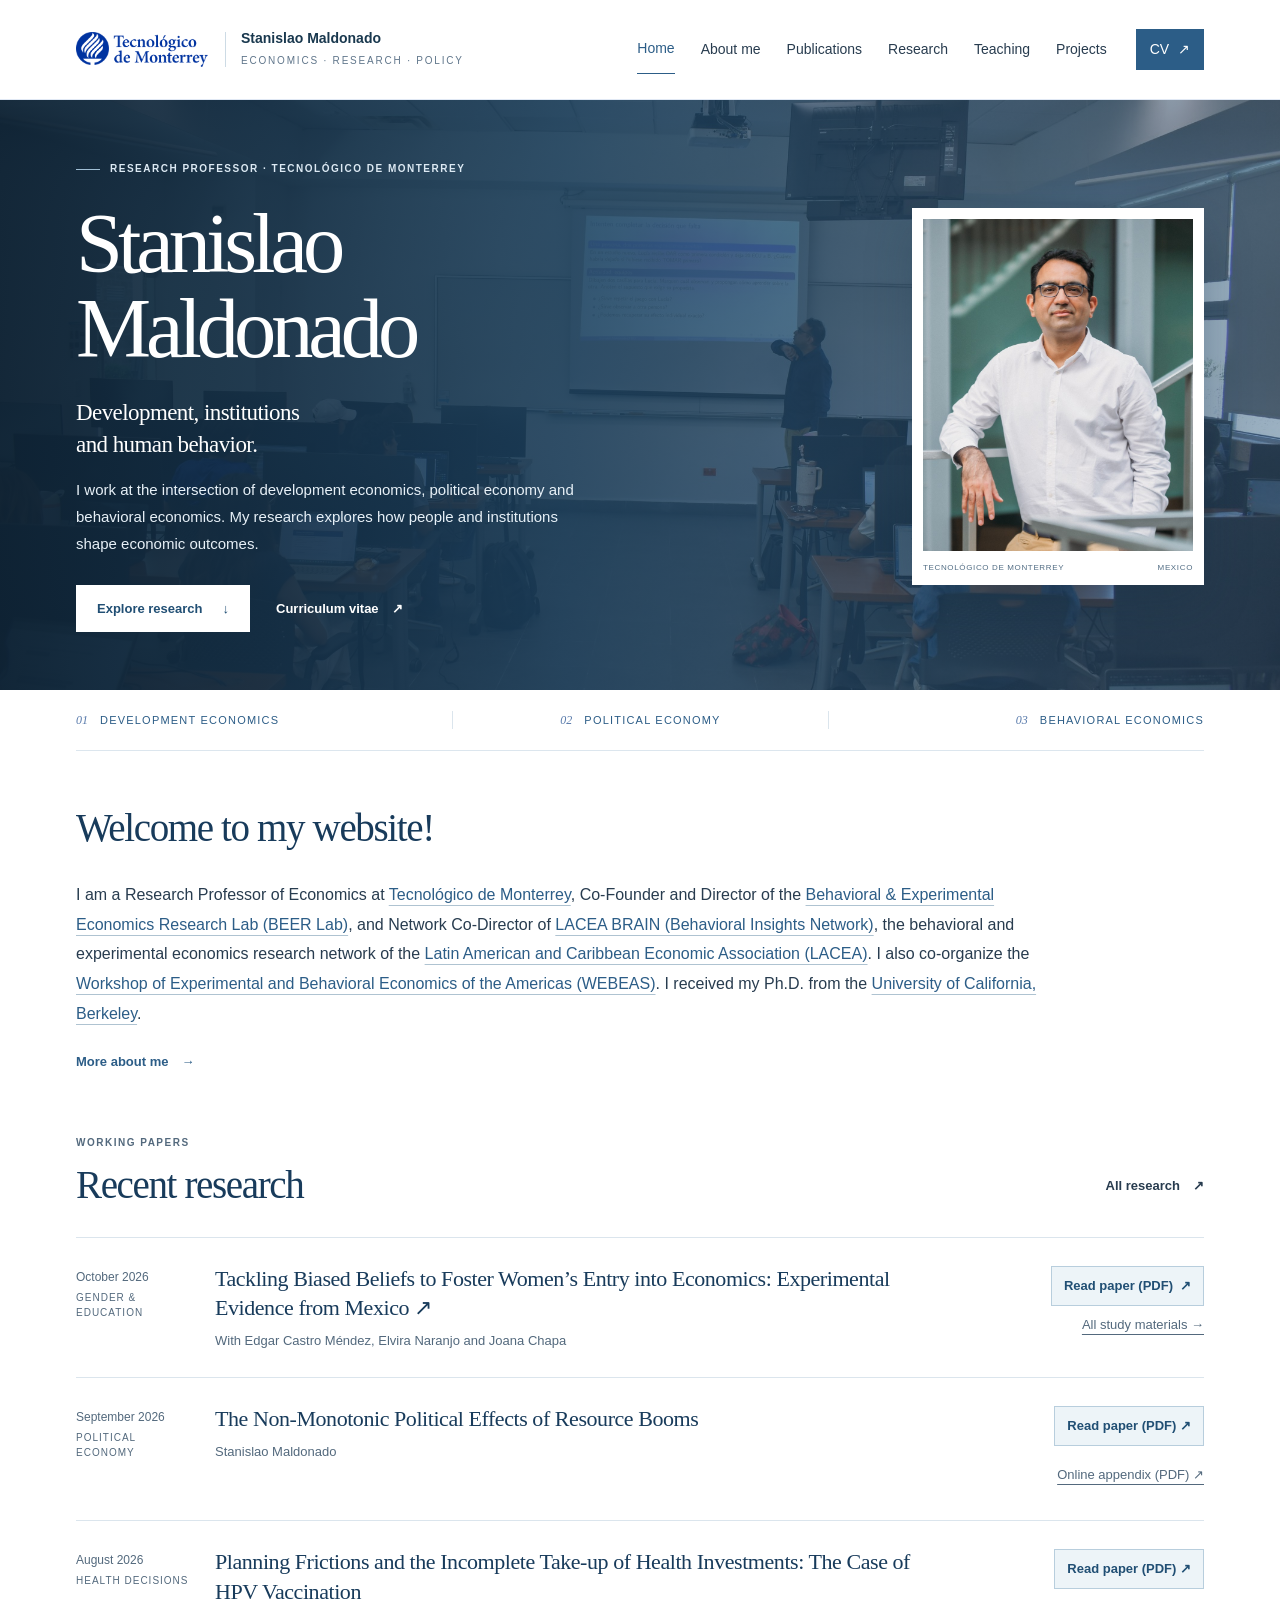
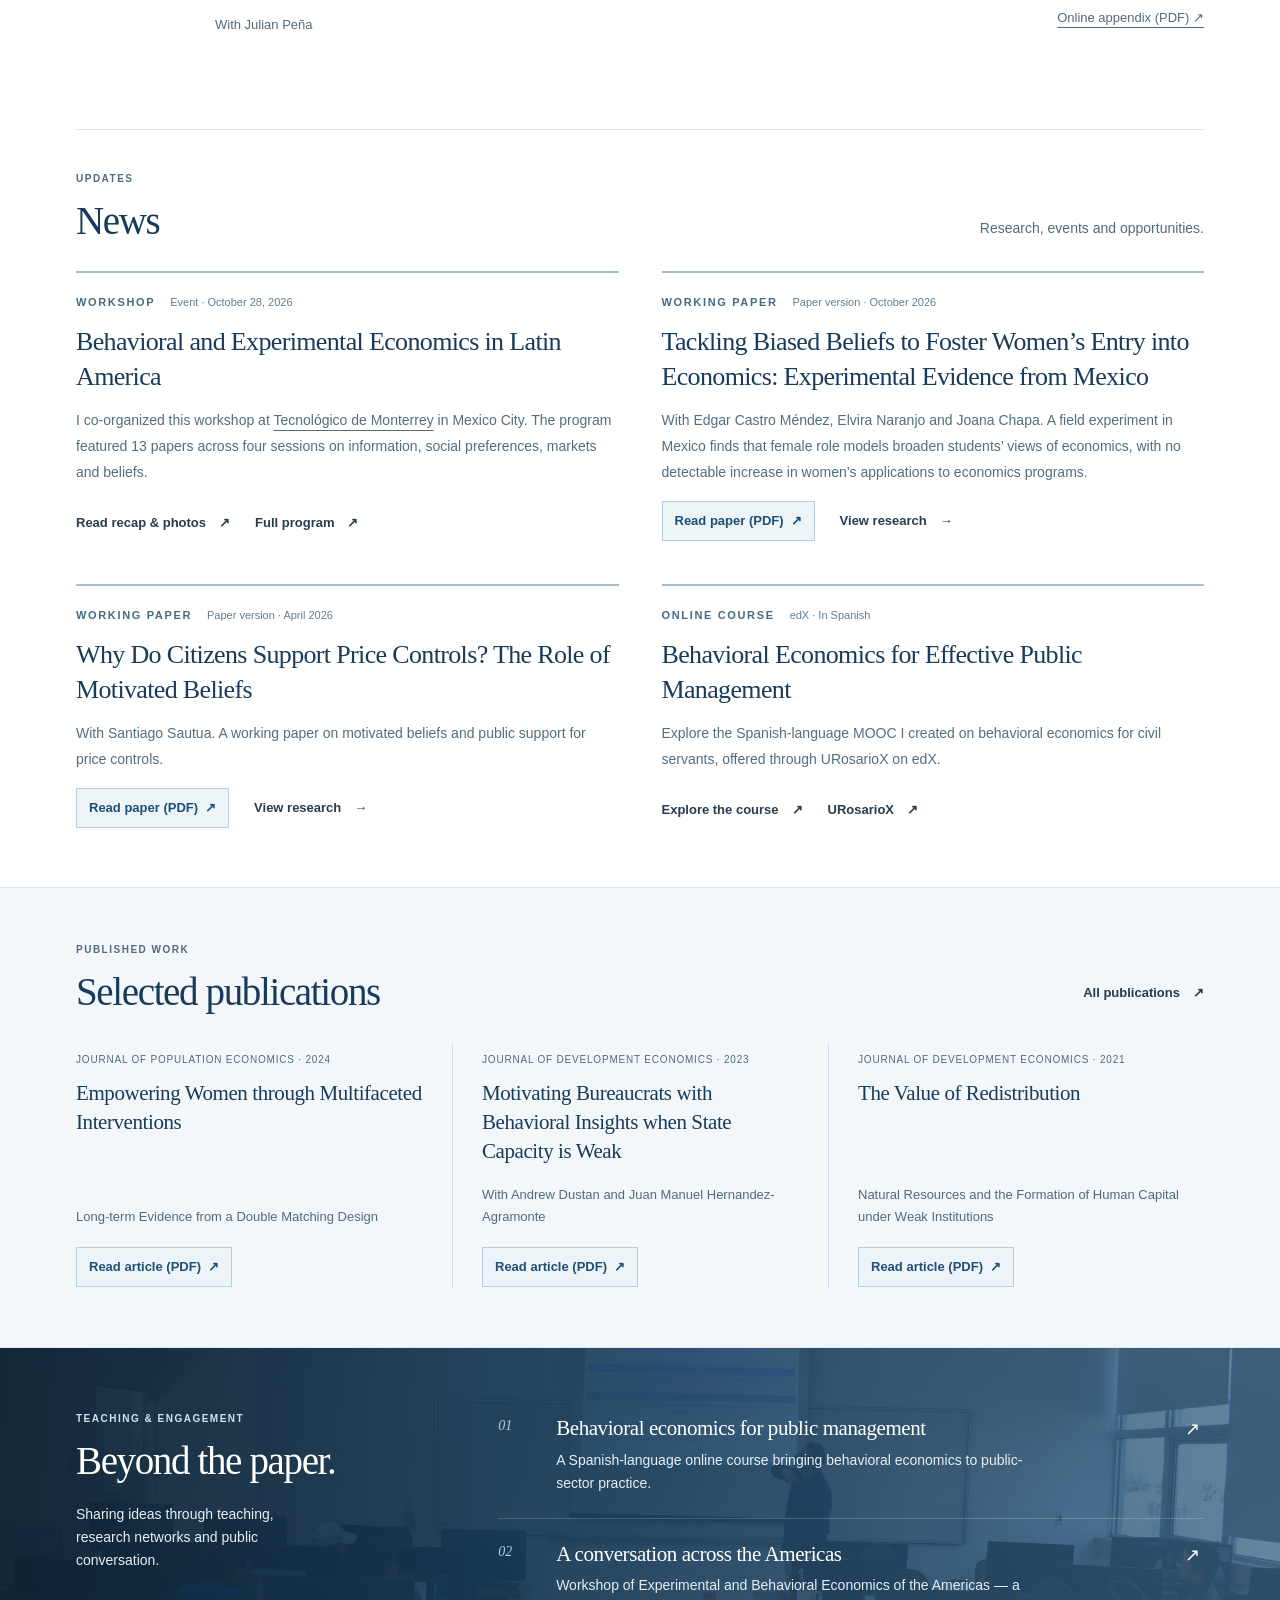
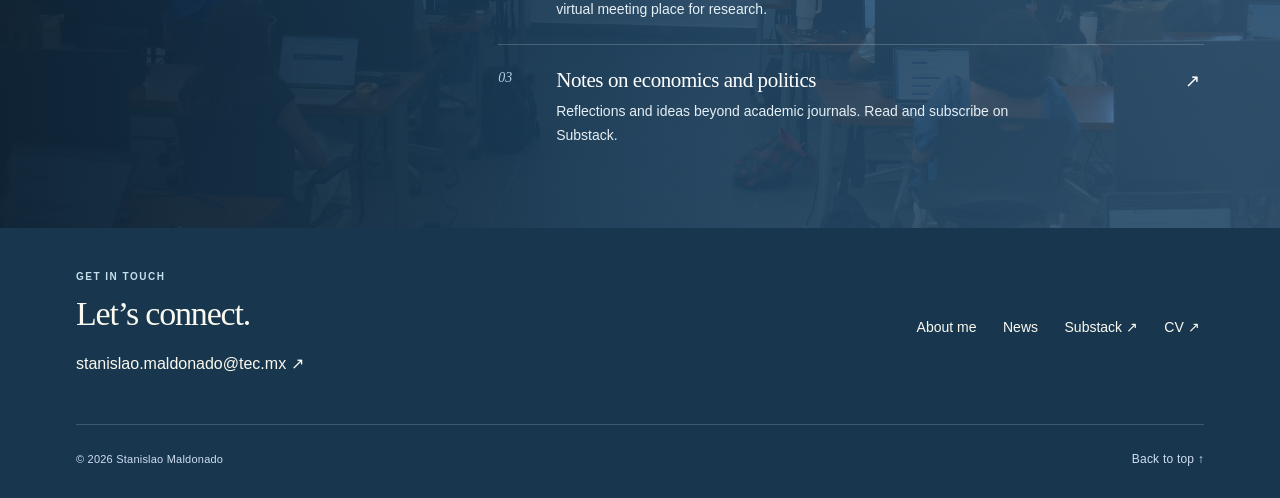
<file: index.html>
<!doctype html>
<html lang="en">
<head>
  <meta charset="utf-8">
  <meta name="viewport" content="width=device-width, initial-scale=1">
  
  <meta name="description" content="Stanislao Maldonado is a research professor of economics at Tecnológico de Monterrey. Development economics, political economy and behavioral economics.">
  <meta name="theme-color" content="#2c5d87">
  <title>Stanislao Maldonado — Economics</title>
  <link rel="icon" href="assets/favicon.svg" type="image/svg+xml">
  <link rel="stylesheet" href="assets/home.css?v=82364f0d">
<link rel="canonical" href="https://www.stanislaomaldonado.org/"><meta name="author" content="Stanislao Maldonado"><link rel="stylesheet" href="assets/refinements.css?v=7ac43502"><script src="assets/legacy-about.js" defer></script></head>
<body id="top">
  <a class="skip" href="#main">Skip to content</a>
  <header class="site-header">
    <div class="header-inner wrap">
      <a class="brand" href="index.html" aria-label="Stanislao Maldonado, home">
        <span class="tec-lockup"><img class="tec-logo" src="assets/logo-tec.png" width="800" height="211" alt="Tecnológico de Monterrey"></span>
        <span><span class="brand-name">Stanislao Maldonado</span><span class="brand-field">Economics · Research · Policy</span></span>
      </a>
      <nav class="desktop-nav" aria-label="Main navigation">
        <a href="index.html" aria-current="page">Home</a>
        <a href="about/index.html">About me</a>
        <a href="publications/index.html">Publications</a>
        <a href="research/index.html">Research</a>
        <a href="teaching/index.html">Teaching</a>
        <a href="projects/index.html">Projects</a>
        <a class="nav-cv" href="documents/cv/stanislao-maldonado-cv.pdf" target="_blank" rel="noopener noreferrer" aria-label="Curriculum vitae PDF, opens in a new tab" data-document-id="CV">CV <span class="arrow" aria-hidden="true">↗</span></a>
      </nav>
      <details class="mobile-nav">
        <summary>Menu</summary>
        <nav class="mobile-menu" aria-label="Mobile navigation">
          <a href="index.html" aria-current="page">Home</a>
          <a href="about/index.html">About me</a>
          <a href="publications/index.html">Publications</a>
          <a href="research/index.html">Research</a>
          <a href="teaching/index.html">Teaching</a>
          <a href="projects/index.html">Projects</a>
          <a href="documents/cv/stanislao-maldonado-cv.pdf" target="_blank" rel="noopener noreferrer" data-document-id="CV">Curriculum vitae ↗</a>
          <a href="#contact">Contact</a>
        </nav>
      </details>
    </div>
  </header>

  <main id="main">
    <div class="hero-scene"><section class="hero wrap" aria-labelledby="name">
      <div class="hero-copy">
        <div class="eyebrow">Research professor · Tecnológico de Monterrey</div>
        <h1 id="name"><span>Stanislao</span><span>Maldonado</span></h1>
        <p class="hero-tagline">Development, institutions<br>and human behavior.</p>
        <p class="hero-description">I work at the intersection of development economics, political economy and behavioral economics. My research explores how people and institutions shape economic outcomes.</p>
        <div class="hero-actions">
          <a class="button" href="#recent-research">Explore research <span aria-hidden="true">↓</span></a>
          <a class="text-link" href="documents/cv/stanislao-maldonado-cv.pdf" target="_blank" rel="noopener noreferrer" aria-label="Curriculum vitae PDF, opens in a new tab" data-document-id="CV">Curriculum vitae <span aria-hidden="true">↗</span></a>
        </div>
      </div>
      <figure class="portrait">
        <img src="assets/portrait-tec-smz.jpg" width="900" height="1350" alt="Stanislao Maldonado" fetchpriority="high">
        <figcaption><span>Tecnológico de Monterrey</span><span>Mexico</span></figcaption>
      </figure>
    </section>

    </div>

    <div class="wrap"><div class="topics" aria-label="Research fields">
      <span><i aria-hidden="true">01</i> Development economics</span>
      <span><i aria-hidden="true">02</i> Political economy</span>
      <span><i aria-hidden="true">03</i> Behavioral economics</span>
    </div></div>

    <section id="brief-bio" class="home-bio wrap" aria-labelledby="brief-bio-heading">
      <div class="section-heading"><h2 id="brief-bio-heading">Welcome to my website!</h2></div>
      <p>I am a Research Professor of Economics at <a href="https://tec.mx/" target="_blank" rel="noopener noreferrer">Tecnológico de Monterrey</a>, Co-Founder and Director of the <a href="https://beer-lab.org/en/" target="_blank" rel="noopener noreferrer">Behavioral &amp; Experimental Economics Research Lab (BEER Lab)</a>, and Network Co-Director of <a href="https://www.lacea-brain.org/" target="_blank" rel="noopener noreferrer">LACEA BRAIN (Behavioral Insights Network)</a>, the behavioral and experimental economics research network of the <a href="https://lacea.org/" target="_blank" rel="noopener noreferrer">Latin American and Caribbean Economic Association (LACEA)</a>. I also co-organize the <a href="https://www.webeas.org/" target="_blank" rel="noopener noreferrer">Workshop of Experimental and Behavioral Economics of the Americas (WEBEAS)</a>. I received my Ph.D. from the <a href="https://www.berkeley.edu/" target="_blank" rel="noopener noreferrer">University of California, Berkeley</a>.</p>
      <a class="text-link home-bio-more" href="about/index.html">More about me <span aria-hidden="true">→</span></a>
    </section>

    <section id="recent-research" class="research-section wrap" aria-labelledby="research-heading">
      <div class="section-heading">
        <div><div class="eyebrow">Working papers</div><h2 id="research-heading">Recent research</h2></div>
        <a class="text-link" href="research/index.html">All research <span aria-hidden="true">↗</span></a>
      </div>
      <article class="paper-row">
        <div class="paper-date"><time datetime="2026-10">October 2026</time><span>Gender &amp; education</span></div>
        <div><h3><a href="documents/research/tackling-biased-beliefs.pdf" target="_blank" rel="noopener noreferrer" data-document-id="R12">Tackling Biased Beliefs to Foster Women’s Entry into Economics: Experimental Evidence from Mexico <span aria-hidden="true">↗</span></a></h3><p class="paper-meta">With Edgar Castro Méndez, Elvira Naranjo and Joana Chapa</p></div>
        <div class="paper-links"><a href="documents/research/tackling-biased-beliefs.pdf" target="_blank" rel="noopener noreferrer" data-document-id="R12">Read paper (PDF) <span aria-hidden="true">↗</span></a><br><a class="secondary" href="research/index.html#r12">All study materials →</a></div>
      </article>
      <article class="paper-row">
        <div class="paper-date"><time datetime="2026-09">September 2026</time><span>Political economy</span></div>
        <div><h3><a href="documents/research/non-monotonic-political-effects-resource-booms.pdf" target="_blank" rel="noopener noreferrer" data-document-id="R04">The Non-Monotonic Political Effects of Resource Booms</a></h3><p class="paper-meta">Stanislao Maldonado</p></div>
        <div class="paper-links"><a href="documents/research/non-monotonic-political-effects-resource-booms.pdf" target="_blank" rel="noopener noreferrer" data-document-id="R04">Read paper (PDF) ↗</a><br><a class="secondary" href="documents/research/non-monotonic-political-effects-resource-booms-appendix.pdf" target="_blank" rel="noopener noreferrer" data-document-id="R04-APP">Online appendix (PDF) ↗</a></div>
      </article>
      <article class="paper-row">
        <div class="paper-date"><time datetime="2026-08">August 2026</time><span>Health decisions</span></div>
        <div><h3><a href="documents/research/planning-frictions-hpv-vaccination.pdf" target="_blank" rel="noopener noreferrer" data-document-id="R01">Planning Frictions and the Incomplete Take-up of Health Investments: The Case of HPV Vaccination</a></h3><p class="paper-meta">With Julian Peña</p></div>
        <div class="paper-links"><a href="documents/research/planning-frictions-hpv-vaccination.pdf" target="_blank" rel="noopener noreferrer" data-document-id="R01">Read paper (PDF) ↗</a><br><a class="secondary" href="documents/research/planning-frictions-hpv-vaccination-appendix.pdf" target="_blank" rel="noopener noreferrer" data-document-id="R01-APP">Online appendix (PDF) ↗</a></div>
      </article>
    </section>

    <section id="news" class="news-section wrap" aria-labelledby="news-heading">
      <div class="section-heading">
        <div><div class="eyebrow">Updates</div><h2 id="news-heading">News</h2></div>
        <p class="news-intro">Research, events and opportunities.</p>
      </div>
      <div class="news-grid">
        <article class="news-item" data-news-item data-content-id="H15">
          <div class="news-meta"><span class="eyebrow">Workshop</span><time datetime="2026-10-28">Event · October 28, 2026</time></div>
          <h3><a href="https://beer-lab.org/en/news/jbee-workshop-recap/" target="_blank" rel="noopener noreferrer">Behavioral and Experimental Economics in Latin America</a></h3>
          <p>I co-organized this workshop at <a href="https://tec.mx/" target="_blank" rel="noopener noreferrer">Tecnológico de Monterrey</a> in Mexico City. The program featured 13 papers across four sessions on information, social preferences, markets and beliefs.</p>
          <div class="news-actions"><a class="text-link" href="https://beer-lab.org/en/news/jbee-workshop-recap/" target="_blank" rel="noopener noreferrer">Read recap &amp; photos <span aria-hidden="true">↗</span></a><a class="text-link" href="https://beer-lab.org/en/events/jbee-lacea-brain-tec-workshop/" target="_blank" rel="noopener noreferrer">Full program <span aria-hidden="true">↗</span></a></div>
        </article>
        <article class="news-item" data-news-item data-content-id="H14" data-research-id="R12">
          <div class="news-meta"><span class="eyebrow">Working paper</span><time datetime="2026-10-31">Paper version · October 2026</time></div>
          <h3><a href="research/index.html#r12">Tackling Biased Beliefs to Foster Women’s Entry into Economics: Experimental Evidence from Mexico</a></h3>
          <p>With Edgar Castro Méndez, Elvira Naranjo and Joana Chapa. A field experiment in Mexico finds that female role models broaden students’ views of economics, with no detectable increase in women’s applications to economics programs.</p>
          <div class="news-actions"><a class="text-link" href="documents/research/tackling-biased-beliefs.pdf" target="_blank" rel="noopener noreferrer" data-document-id="R12">Read paper (PDF) <span aria-hidden="true">↗</span></a><a class="text-link" href="research/index.html#r12">View research <span aria-hidden="true">→</span></a></div>
        </article>
        <article class="news-item" data-news-item data-content-id="H11" data-research-id="R02">
          <div class="news-meta"><span class="eyebrow">Working paper</span><time datetime="2026-04">Paper version · April 2026</time></div>
          <h3><a href="research/index.html#r02">Why Do Citizens Support Price Controls? The Role of Motivated Beliefs</a></h3>
          <p>With Santiago Sautua. A working paper on motivated beliefs and public support for price controls.</p>
          <div class="news-actions"><a class="text-link" href="documents/research/price-controls-motivated-beliefs.pdf" target="_blank" rel="noopener noreferrer" data-document-id="R02">Read paper (PDF) <span aria-hidden="true">↗</span></a><a class="text-link" href="research/index.html#r02">View research <span aria-hidden="true">→</span></a></div>
        </article>
        <article class="news-item" data-news-item data-content-id="H13">
          <div class="news-meta"><span class="eyebrow">Online course</span><span class="news-language">edX · In Spanish</span></div>
          <h3><a href="https://www.edx.org/es/learn/behavioral-economics/universidad-del-rosario-economia-del-comportamiento-para-una-gestion-publica-efectiva" target="_blank" rel="noopener noreferrer">Behavioral Economics for Effective Public Management</a></h3>
          <p>Explore the Spanish-language MOOC I created on behavioral economics for civil servants, offered through URosarioX on edX.</p>
          <div class="news-actions"><a class="text-link" href="https://www.edx.org/es/learn/behavioral-economics/universidad-del-rosario-economia-del-comportamiento-para-una-gestion-publica-efectiva" target="_blank" rel="noopener noreferrer">Explore the course <span aria-hidden="true">↗</span></a><a class="text-link" href="https://www.edx.org/es/school/urosariox" target="_blank" rel="noopener noreferrer">URosarioX <span aria-hidden="true">↗</span></a></div>
        </article>
      </div>
    </section>

    <section class="publication-band" aria-labelledby="publications-heading">
      <div class="publication-inner wrap">
        <div class="section-heading">
          <div><div class="eyebrow">Published work</div><h2 id="publications-heading">Selected publications</h2></div>
          <a class="text-link" href="publications/index.html">All publications <span aria-hidden="true">↗</span></a>
        </div>
        <div class="publication-grid">
          <article class="publication">
            <div class="journal">Journal of Population Economics · 2024</div>
            <h3><a href="documents/publications/empowering-women-multifaceted-interventions.pdf" target="_blank" rel="noopener noreferrer" data-document-id="P01">Empowering Women through Multifaceted Interventions</a></h3>
            <p>Long-term Evidence from a Double Matching Design</p>
            <a class="text-link" href="documents/publications/empowering-women-multifaceted-interventions.pdf" target="_blank" rel="noopener noreferrer" data-document-id="P01">Read article (PDF) <span aria-hidden="true">↗</span></a>
          </article>
          <article class="publication">
            <div class="journal">Journal of Development Economics · 2023</div>
            <h3><a href="documents/publications/motivating-bureaucrats-behavioral-insights.pdf" target="_blank" rel="noopener noreferrer" data-document-id="P03">Motivating Bureaucrats with Behavioral Insights when State Capacity is Weak</a></h3>
            <p>With Andrew Dustan and Juan Manuel Hernandez-Agramonte</p>
            <a class="text-link" href="documents/publications/motivating-bureaucrats-behavioral-insights.pdf" target="_blank" rel="noopener noreferrer" data-document-id="P03">Read article (PDF) <span aria-hidden="true">↗</span></a>
          </article>
          <article class="publication">
            <div class="journal">Journal of Development Economics · 2021</div>
            <h3><a href="documents/publications/value-of-redistribution.pdf" target="_blank" rel="noopener noreferrer" data-document-id="P04">The Value of Redistribution</a></h3>
            <p>Natural Resources and the Formation of Human Capital under Weak Institutions</p>
            <a class="text-link" href="documents/publications/value-of-redistribution.pdf" target="_blank" rel="noopener noreferrer" data-document-id="P04">Read article (PDF) <span aria-hidden="true">↗</span></a>
          </article>
        </div>
      </div>
    </section>

    <div class="engagement-scene"><section class="engagement wrap" aria-labelledby="engagement-heading">
      <div class="engagement-intro"><div class="eyebrow">Teaching &amp; engagement</div><h2 id="engagement-heading">Beyond the paper.</h2><p>Sharing ideas through teaching, research networks and public conversation.</p></div>
      <div class="engagement-list">
        <a class="engagement-item" href="https://www.edx.org/es/learn/behavioral-economics/universidad-del-rosario-economia-del-comportamiento-para-una-gestion-publica-efectiva" target="_blank" rel="noopener noreferrer"><span class="engagement-number" aria-hidden="true">01</span><div><h3>Behavioral economics for public management</h3><p>A Spanish-language online course bringing behavioral economics to public-sector practice.</p></div><span class="arrow" aria-hidden="true">↗</span></a>
        <a class="engagement-item" href="https://www.webeas.org/" target="_blank" rel="noopener noreferrer"><span class="engagement-number" aria-hidden="true">02</span><div><h3>A conversation across the Americas</h3><p>Workshop of Experimental and Behavioral Economics of the Americas — a virtual meeting place for research.</p></div><span class="arrow" aria-hidden="true">↗</span></a>
        <a class="engagement-item" href="https://smaldonadoz.substack.com/" target="_blank" rel="noopener noreferrer"><span class="engagement-number" aria-hidden="true">03</span><div><h3>Notes on economics and politics</h3><p>Reflections and ideas beyond academic journals. Read and subscribe on Substack.</p></div><span class="arrow" aria-hidden="true">↗</span></a>
      </div>
    </section>

    </div>

</main>

  <footer id="contact" class="site-footer">
    <div class="wrap"><div class="footer-main">
      <div><div class="eyebrow">Get in touch</div><h2>Let’s connect.</h2><a class="email" href="mailto:stanislao.maldonado@tec.mx">stanislao.maldonado@tec.mx <span class="arrow" aria-hidden="true">↗</span></a></div>
      <div class="footer-social"><a href="about/index.html">About me</a><a href="#news">News</a><a href="https://smaldonadoz.substack.com/" target="_blank" rel="noopener noreferrer">Substack ↗</a><a href="documents/cv/stanislao-maldonado-cv.pdf" target="_blank" rel="noopener noreferrer" data-document-id="CV">CV ↗</a></div>
    </div><div class="footer-bottom"><span>© 2026 Stanislao Maldonado</span><a href="#top">Back to top ↑</a></div></div>
  </footer>
</body>
</html>
</file>
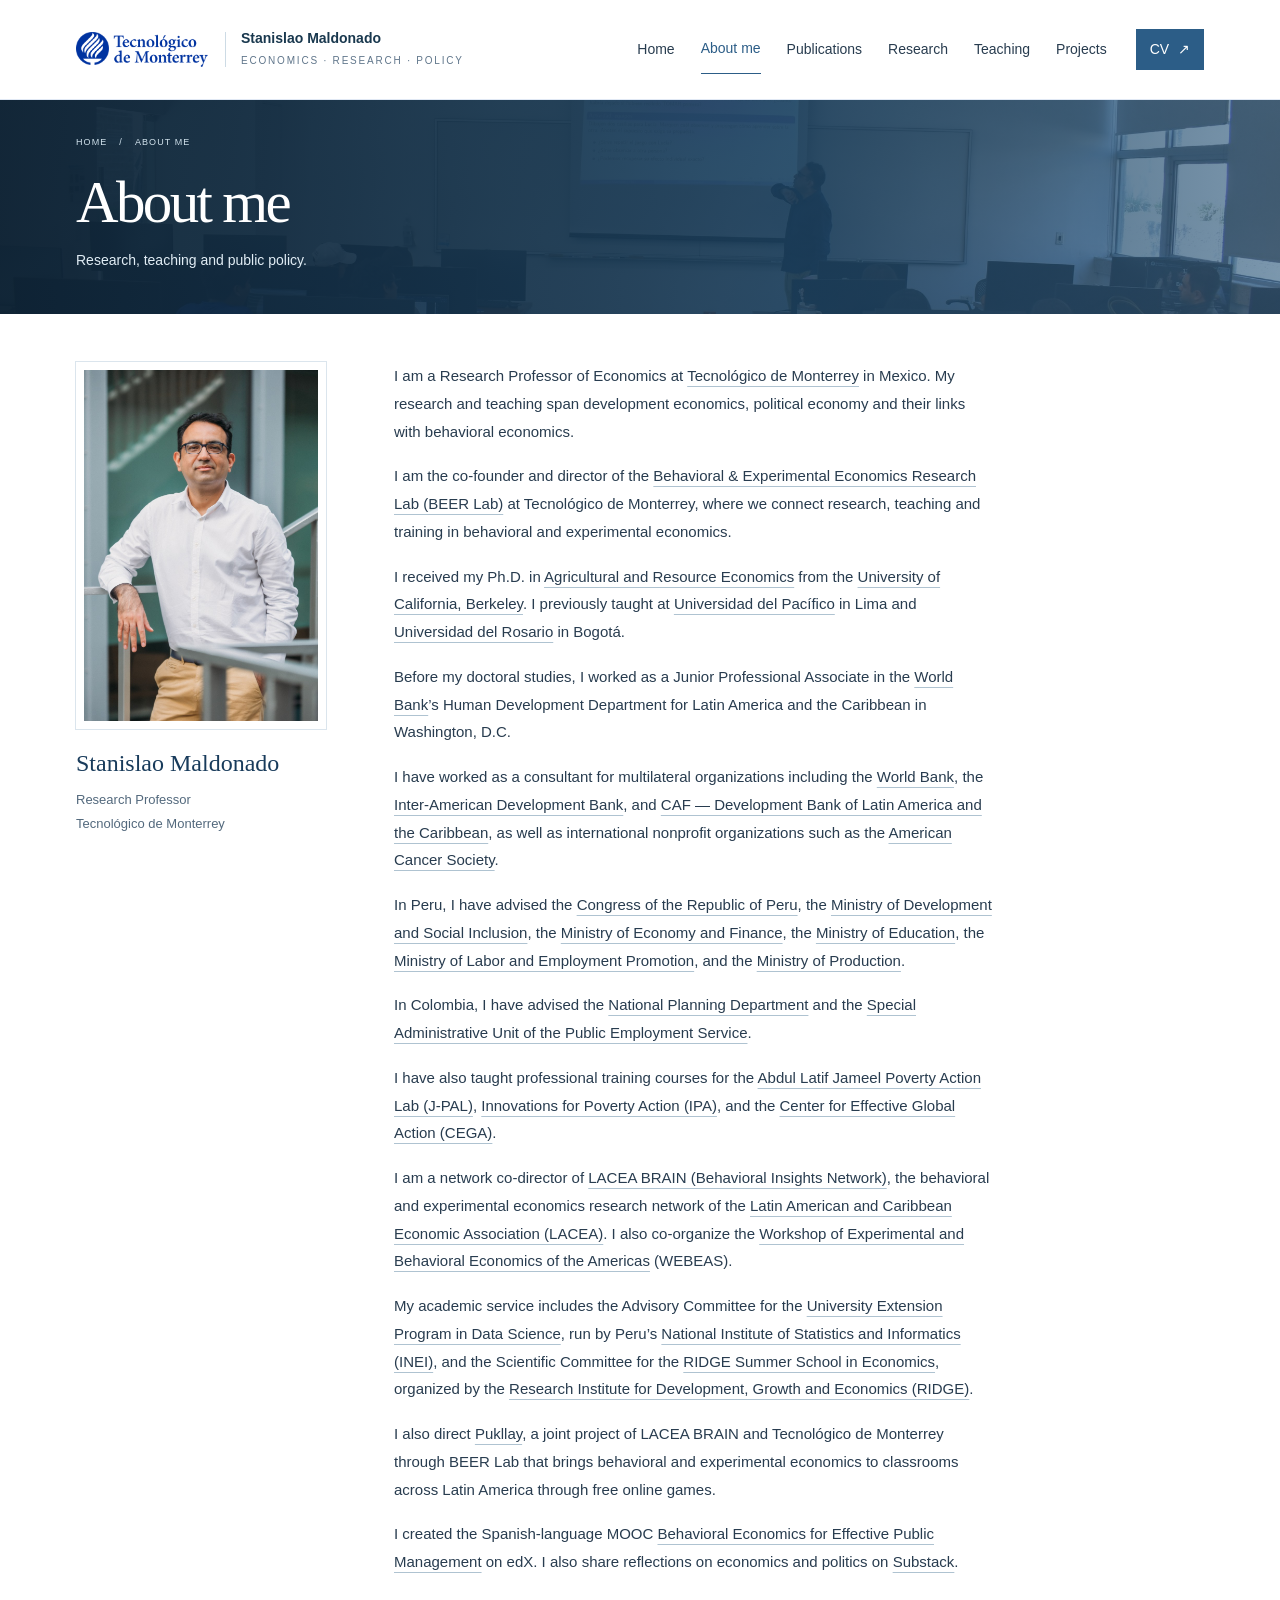
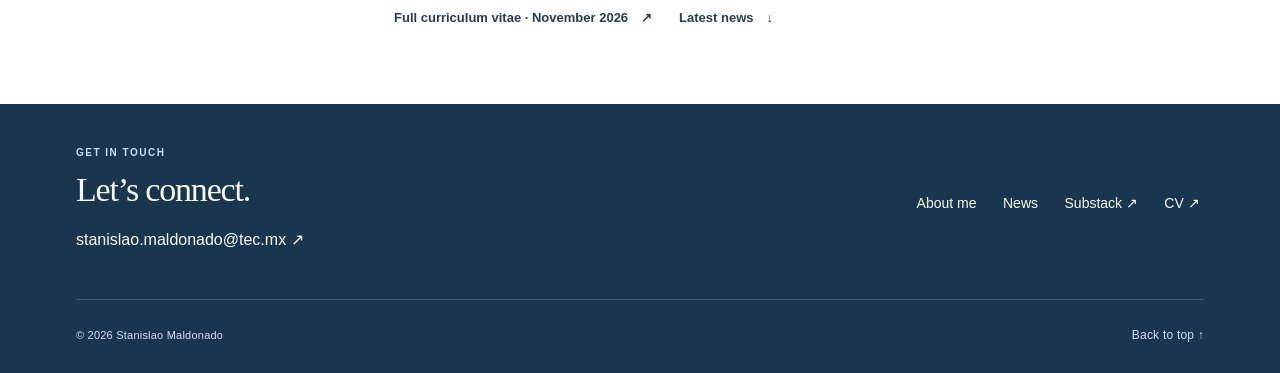
<file: about/index.html>
<!doctype html><html lang="en"><head><meta charset="utf-8"><meta name="viewport" content="width=device-width, initial-scale=1"><meta name="theme-color" content="#2c5d87"><meta name="description" content="About Stanislao Maldonado: economist, research professor at Tecnológico de Monterrey, BEER Lab co-founder and director, and Pukllay project director."><title>About me — Stanislao Maldonado</title><link rel="icon" href="../assets/favicon.svg" type="image/svg+xml"><link rel="stylesheet" href="../assets/home.css"><link rel="stylesheet" href="../assets/sections.css"><link rel="canonical" href="https://www.stanislaomaldonado.org/about/"><meta name="author" content="Stanislao Maldonado"><link rel="stylesheet" href="../assets/refinements.css?v=7ac43502"></head><body id="top"><a class="skip" href="#main">Skip to content</a>
  <header class="site-header">
    <div class="header-inner wrap">
      <a class="brand" href="../index.html" aria-label="Stanislao Maldonado, home">
        <span class="tec-lockup"><img class="tec-logo" src="../assets/logo-tec.png" width="800" height="211" alt="Tecnológico de Monterrey"></span>
        <span><span class="brand-name">Stanislao Maldonado</span><span class="brand-field">Economics · Research · Policy</span></span>
      </a>
      <nav class="desktop-nav" aria-label="Main navigation">
        <a href="../index.html">Home</a>
        <a href="../about/index.html" aria-current="page">About me</a>
        <a href="../publications/index.html">Publications</a>
        <a href="../research/index.html">Research</a>
        <a href="../teaching/index.html">Teaching</a>
        <a href="../projects/index.html">Projects</a>
        <a class="nav-cv" href="../documents/cv/stanislao-maldonado-cv.pdf" target="_blank" rel="noopener noreferrer" aria-label="Curriculum vitae PDF, opens in a new tab" data-document-id="CV">CV <span class="arrow" aria-hidden="true">↗</span></a>
      </nav>
      <details class="mobile-nav">
        <summary>Menu</summary>
        <nav class="mobile-menu" aria-label="Mobile navigation">
          <a href="../index.html">Home</a>
          <a href="../about/index.html" aria-current="page">About me</a>
          <a href="../publications/index.html">Publications</a>
          <a href="../research/index.html">Research</a>
          <a href="../teaching/index.html">Teaching</a>
          <a href="../projects/index.html">Projects</a>
          <a href="../documents/cv/stanislao-maldonado-cv.pdf" target="_blank" rel="noopener noreferrer" data-document-id="CV">Curriculum vitae ↗</a>
          <a href="#contact">Contact</a>
        </nav>
      </details>
    </div>
  </header>
<main id="main">
  <section class="subpage-hero" aria-labelledby="page-title">
    <div class="wrap">
      <div class="breadcrumb"><a href="../index.html">Home</a><span aria-hidden="true">/</span><span>About me</span></div>
      <h1 id="page-title">About me</h1>
      <p class="lead">Research, teaching and public policy.</p>
    </div>
  </section>
  <div class="page-content wrap">
    <div class="about-page-layout">
      <figure class="about-profile">
        <img src="../assets/portrait-tec-smz.jpg" width="900" height="1350" alt="Stanislao Maldonado">
        <figcaption><strong>Stanislao Maldonado</strong><span>Research Professor<br>Tecnológico de Monterrey</span></figcaption>
      </figure>
      <div class="about-copy">
          <p>I am a Research Professor of Economics at <a href="https://tec.mx/" target="_blank" rel="noopener noreferrer">Tecnológico de Monterrey</a> in Mexico. My research and teaching span development economics, political economy and their links with behavioral economics.</p>
          <p>I am the co-founder and director of the <a href="https://beer-lab.org/en/" target="_blank" rel="noopener noreferrer">Behavioral &amp; Experimental Economics Research Lab (BEER Lab)</a> at Tecnológico de Monterrey, where we connect research, teaching and training in behavioral and experimental economics.</p>
          <p>I received my Ph.D. in <a href="https://are.berkeley.edu/" target="_blank" rel="noopener noreferrer">Agricultural and Resource Economics</a> from the <a href="https://www.berkeley.edu/" target="_blank" rel="noopener noreferrer">University of California, Berkeley</a>. I previously taught at <a href="https://www.up.edu.pe/" target="_blank" rel="noopener noreferrer">Universidad del Pacífico</a> in Lima and <a href="https://urosario.edu.co/" target="_blank" rel="noopener noreferrer">Universidad del Rosario</a> in Bogotá.</p>
          <p>Before my doctoral studies, I worked as a Junior Professional Associate in the <a href="https://www.worldbank.org/" target="_blank" rel="noopener noreferrer">World Bank</a>’s Human Development Department for Latin America and the Caribbean in Washington, D.C.</p>
          <p>I have worked as a consultant for multilateral organizations including the <a href="https://www.worldbank.org/" target="_blank" rel="noopener noreferrer">World Bank</a>, the <a href="https://www.iadb.org/en" target="_blank" rel="noopener noreferrer">Inter-American Development Bank</a>, and <a href="https://www.caf.com/en/who-we-are/" target="_blank" rel="noopener noreferrer">CAF — Development Bank of Latin America and the Caribbean</a>, as well as international nonprofit organizations such as the <a href="https://www.cancer.org/" target="_blank" rel="noopener noreferrer">American Cancer Society</a>.</p>
          <p>In Peru, I have advised the <a href="https://www.congreso.gob.pe/" target="_blank" rel="noopener noreferrer">Congress of the Republic of Peru</a>, the <a href="https://www.gob.pe/midis" target="_blank" rel="noopener noreferrer">Ministry of Development and Social Inclusion</a>, the <a href="https://www.gob.pe/mef" target="_blank" rel="noopener noreferrer">Ministry of Economy and Finance</a>, the <a href="https://www.gob.pe/minedu" target="_blank" rel="noopener noreferrer">Ministry of Education</a>, the <a href="https://www.gob.pe/mtpe" target="_blank" rel="noopener noreferrer">Ministry of Labor and Employment Promotion</a>, and the <a href="https://www.gob.pe/produce" target="_blank" rel="noopener noreferrer">Ministry of Production</a>.</p>
          <p>In Colombia, I have advised the <a href="https://www.dnp.gov.co/" target="_blank" rel="noopener noreferrer">National Planning Department</a> and the <a href="https://www.serviciodeempleo.gov.co/la-unidad/quienes-somos/" target="_blank" rel="noopener noreferrer">Special Administrative Unit of the Public Employment Service</a>.</p>
          <p>I have also taught professional training courses for the <a href="https://www.povertyactionlab.org/" target="_blank" rel="noopener noreferrer">Abdul Latif Jameel Poverty Action Lab (J-PAL)</a>, <a href="https://poverty-action.org/" target="_blank" rel="noopener noreferrer">Innovations for Poverty Action (IPA)</a>, and the <a href="https://cega.berkeley.edu/" target="_blank" rel="noopener noreferrer">Center for Effective Global Action (CEGA)</a>.</p>
          <p>I am a network co-director of <a href="https://www.lacea-brain.org/" target="_blank" rel="noopener noreferrer">LACEA BRAIN (Behavioral Insights Network)</a>, the behavioral and experimental economics research network of the <a href="https://lacea.org/" target="_blank" rel="noopener noreferrer">Latin American and Caribbean Economic Association (LACEA)</a>. I also co-organize the <a href="https://www.webeas.org/" target="_blank" rel="noopener noreferrer">Workshop of Experimental and Behavioral Economics of the Americas</a> (WEBEAS).</p>
          <p>My academic service includes the Advisory Committee for the <a href="https://peucd.inei.gob.pe/peucd/" target="_blank" rel="noopener noreferrer">University Extension Program in Data Science</a>, run by Peru’s <a href="https://www.gob.pe/inei" target="_blank" rel="noopener noreferrer">National Institute of Statistics and Informatics (INEI)</a>, and the Scientific Committee for the <a href="../documents/academic-service/ridge-summer-school-2024.pdf" target="_blank" rel="noopener noreferrer" data-document-id="RIDGE-2024">RIDGE Summer School in Economics</a>, organized by the <a href="https://ridge.org.uy/about-ridge/" target="_blank" rel="noopener noreferrer">Research Institute for Development, Growth and Economics (RIDGE)</a>.</p>
          <p>I also direct <a href="https://pukllay.lacea-brain.org/?lang=en" target="_blank" rel="noopener noreferrer">Pukllay</a>, a joint project of LACEA BRAIN and Tecnológico de Monterrey through BEER Lab that brings behavioral and experimental economics to classrooms across Latin America through free online games.</p>
          <p>I created the Spanish-language MOOC <a href="https://www.edx.org/es/learn/behavioral-economics/universidad-del-rosario-economia-del-comportamiento-para-una-gestion-publica-efectiva" target="_blank" rel="noopener noreferrer">Behavioral Economics for Effective Public Management</a> on edX. I also share reflections on economics and politics on <a href="https://smaldonadoz.substack.com/" target="_blank" rel="noopener noreferrer">Substack</a>.</p>
          <div class="about-actions">
            <a class="text-link" href="../documents/cv/stanislao-maldonado-cv.pdf" target="_blank" rel="noopener noreferrer" aria-label="Full curriculum vitae PDF, opens in a new tab" data-document-id="CV">Full curriculum vitae · November 2026 <span aria-hidden="true">↗</span></a>
            <a class="text-link" href="../index.html#news">Latest news <span aria-hidden="true">↓</span></a>
          </div>
      </div>
    </div>
  </div>
</main>
  <footer id="contact" class="site-footer">
    <div class="wrap"><div class="footer-main">
      <div><div class="eyebrow">Get in touch</div><h2>Let’s connect.</h2><a class="email" href="mailto:stanislao.maldonado@tec.mx">stanislao.maldonado@tec.mx <span class="arrow" aria-hidden="true">↗</span></a></div>
      <div class="footer-social"><a href="../about/index.html">About me</a><a href="../index.html#news">News</a><a href="https://smaldonadoz.substack.com/" target="_blank" rel="noopener noreferrer">Substack ↗</a><a href="../documents/cv/stanislao-maldonado-cv.pdf" target="_blank" rel="noopener noreferrer" data-document-id="CV">CV ↗</a></div>
    </div><div class="footer-bottom"><span>© 2026 Stanislao Maldonado</span><a href="#top">Back to top ↑</a></div></div>
  </footer></body></html>
</file>
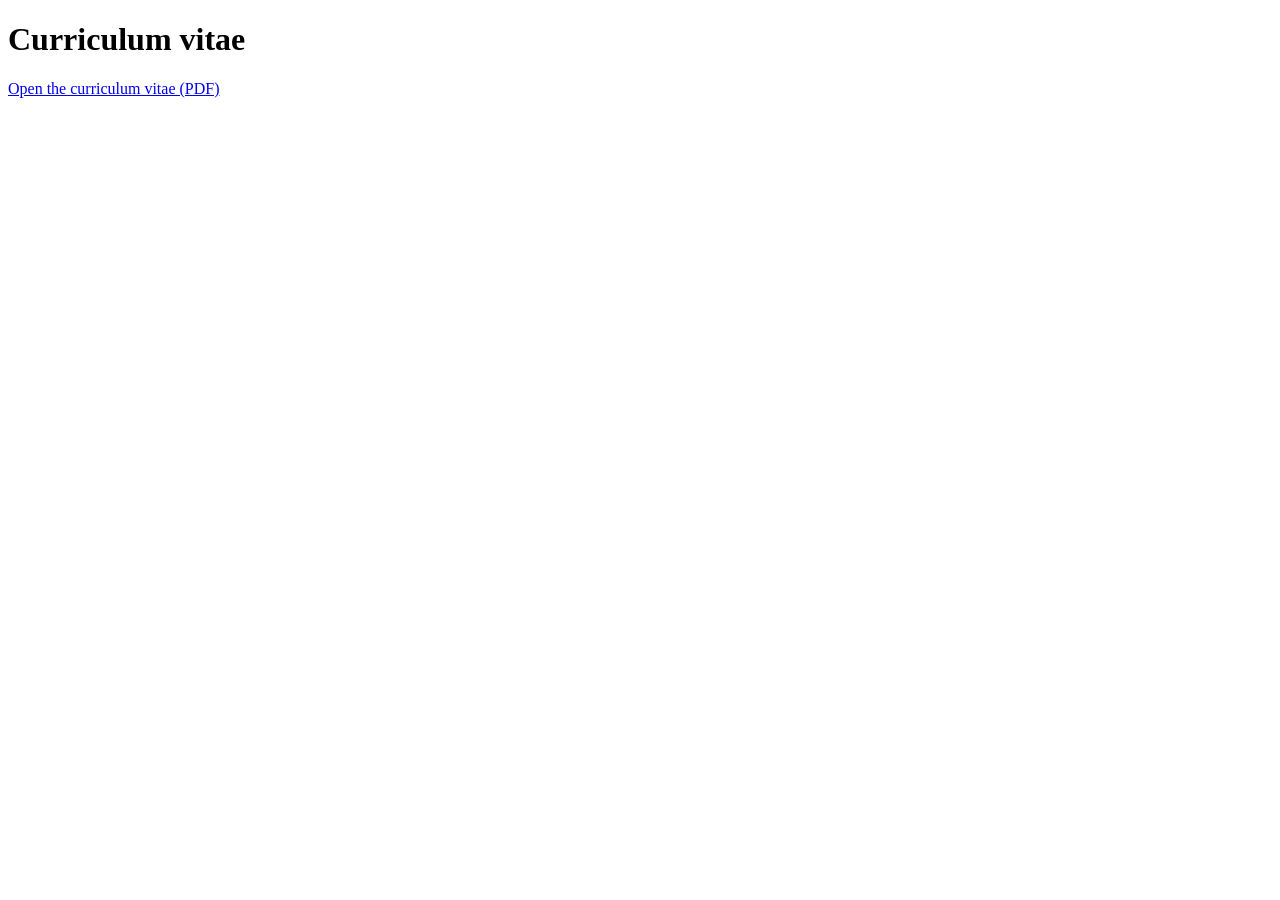
<file: cv/index.html>
<!doctype html><html lang="en"><head><meta charset="utf-8"><meta name="viewport" content="width=device-width, initial-scale=1"><meta http-equiv="refresh" content="0;url=../documents/cv/stanislao-maldonado-cv.pdf"><title>Curriculum vitae — Stanislao Maldonado</title><link rel="canonical" href="https://www.stanislaomaldonado.org/documents/cv/stanislao-maldonado-cv.pdf"></head><body><h1>Curriculum vitae</h1><p><a href="../documents/cv/stanislao-maldonado-cv.pdf" data-document-id="CV">Open the curriculum vitae (PDF)</a></p></body></html>
</file>
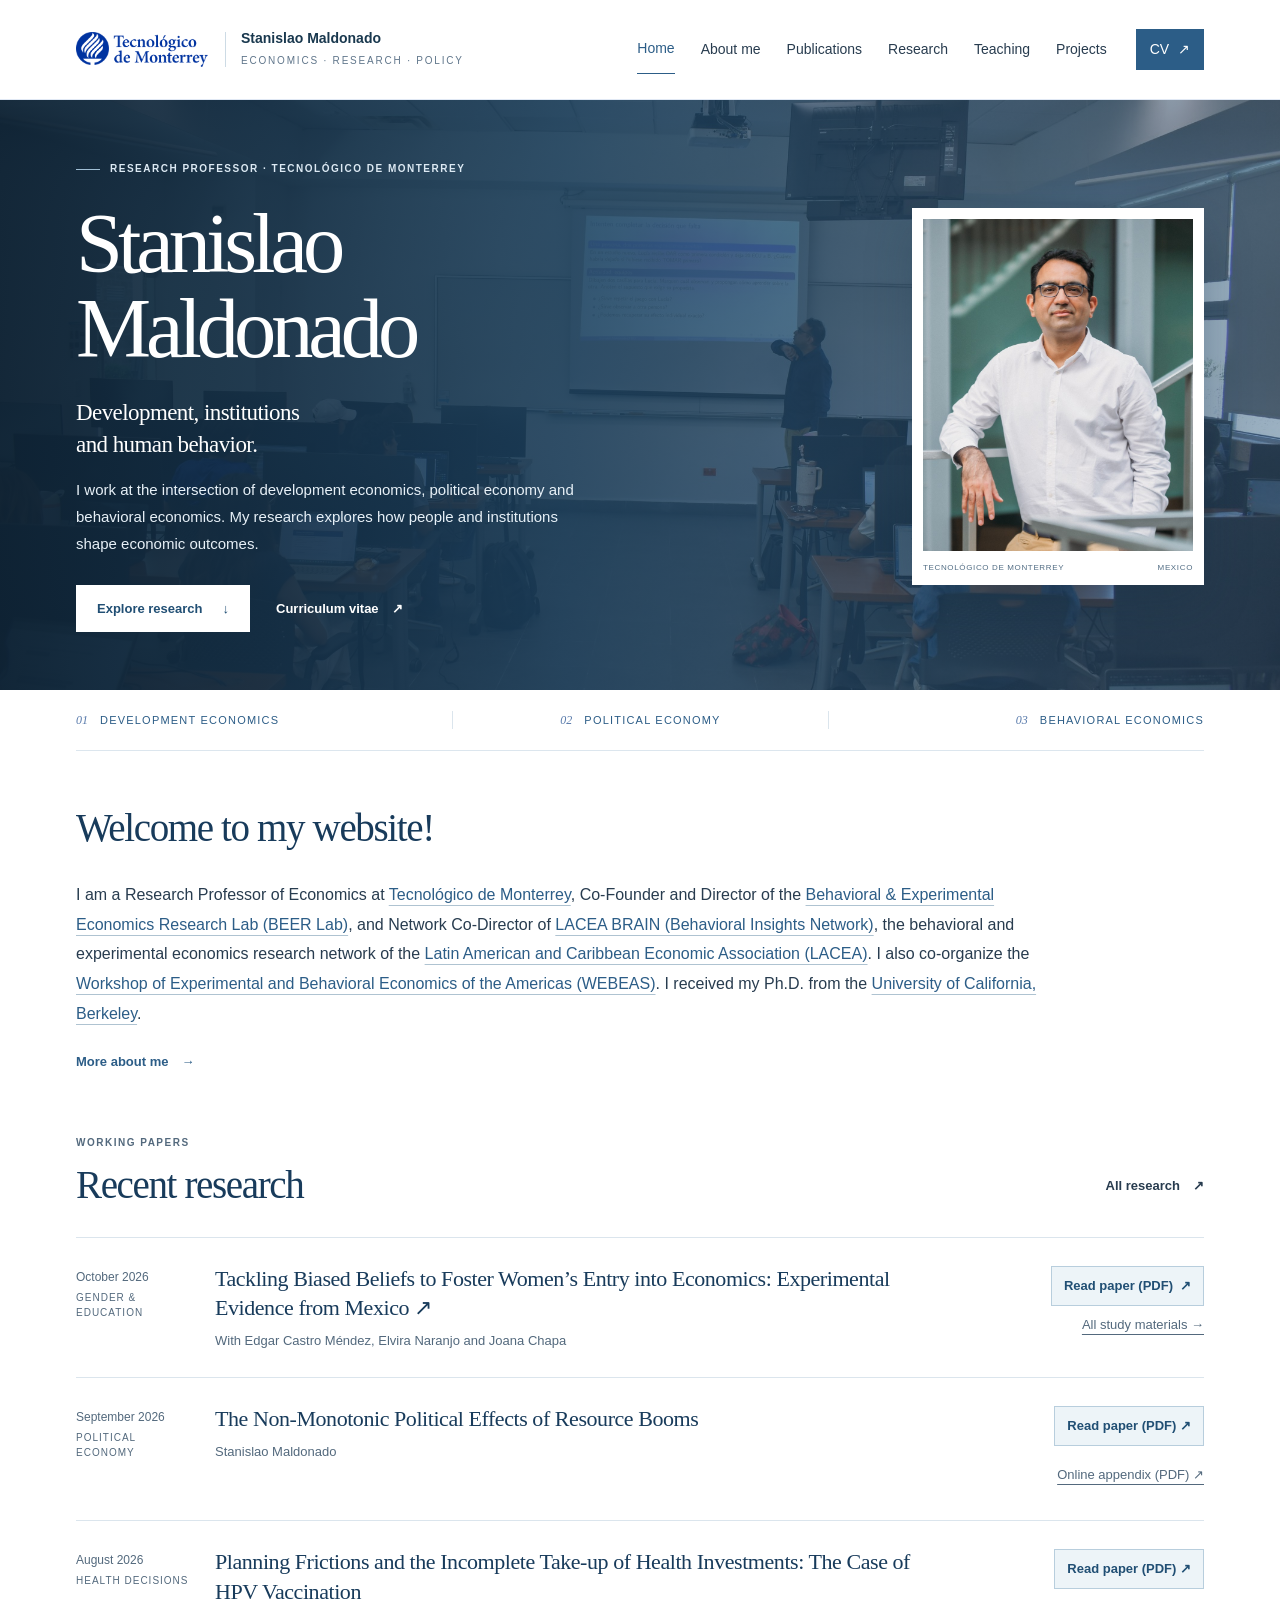
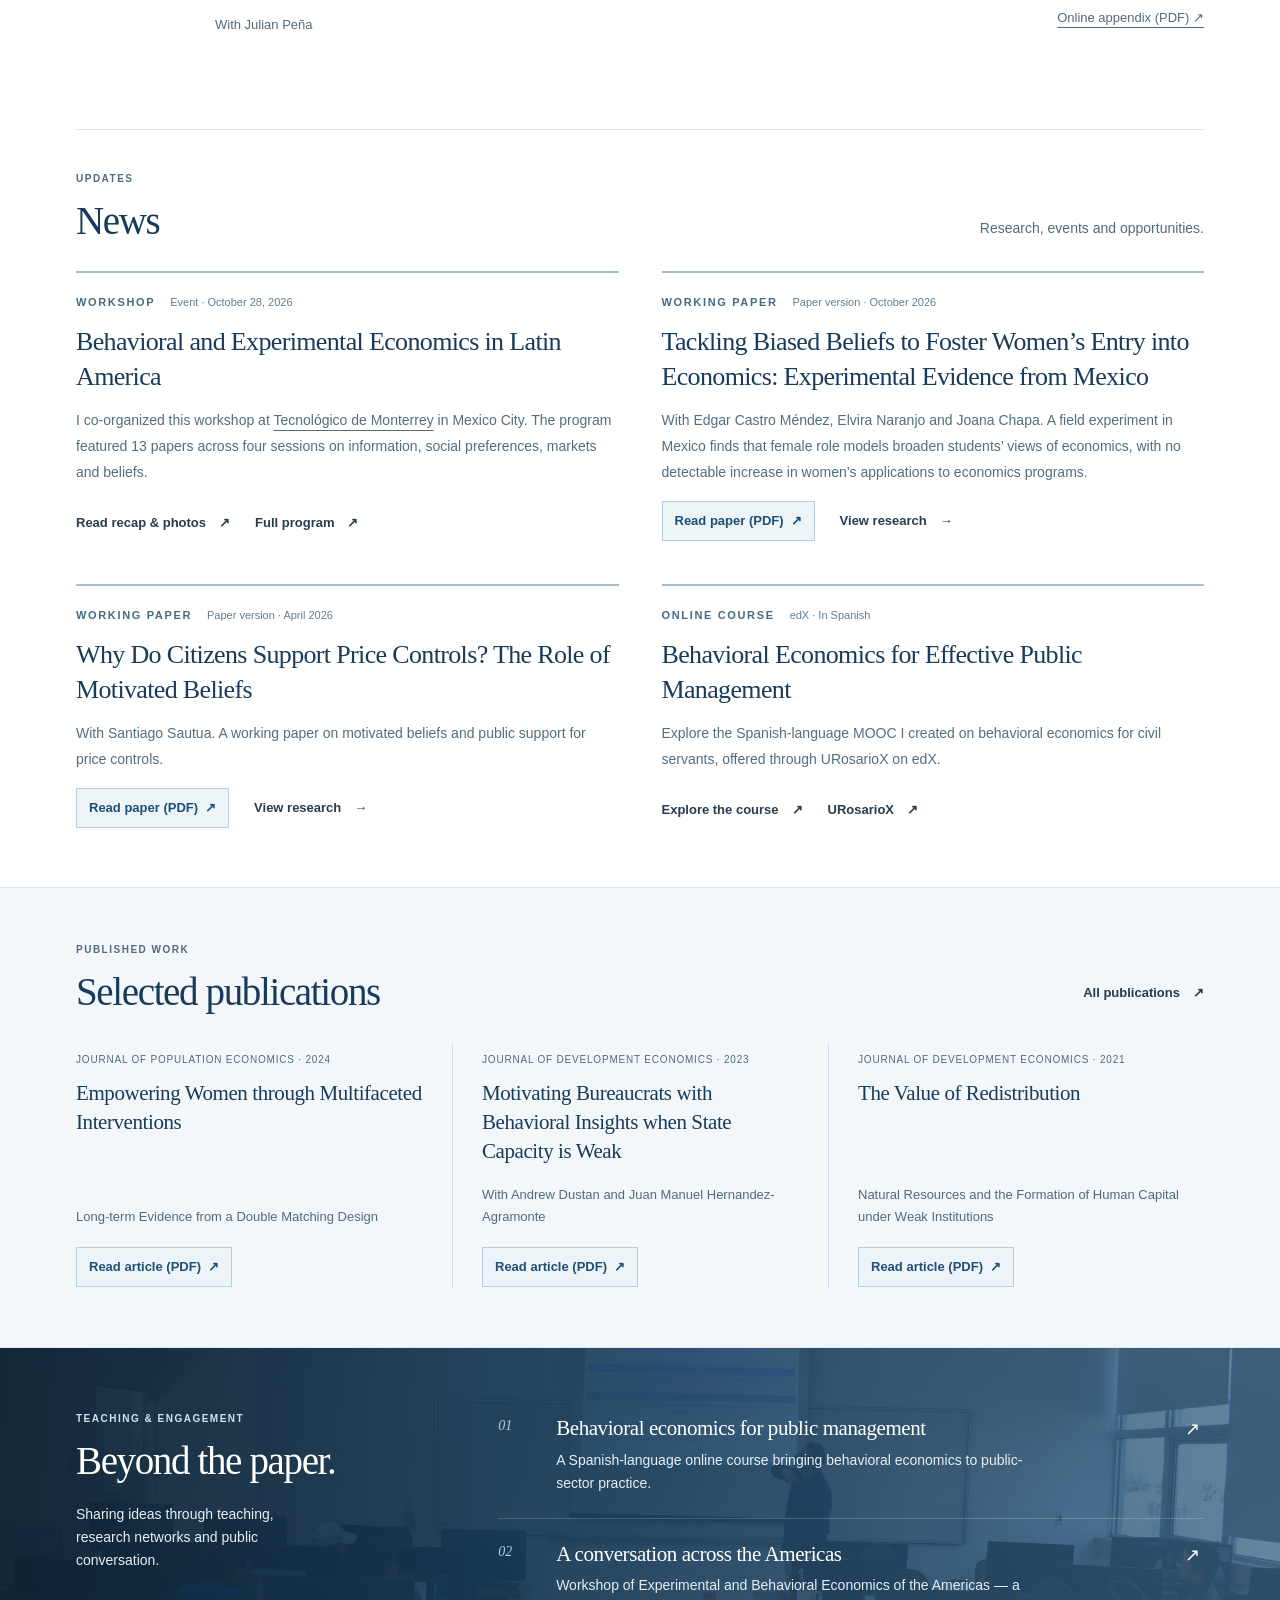
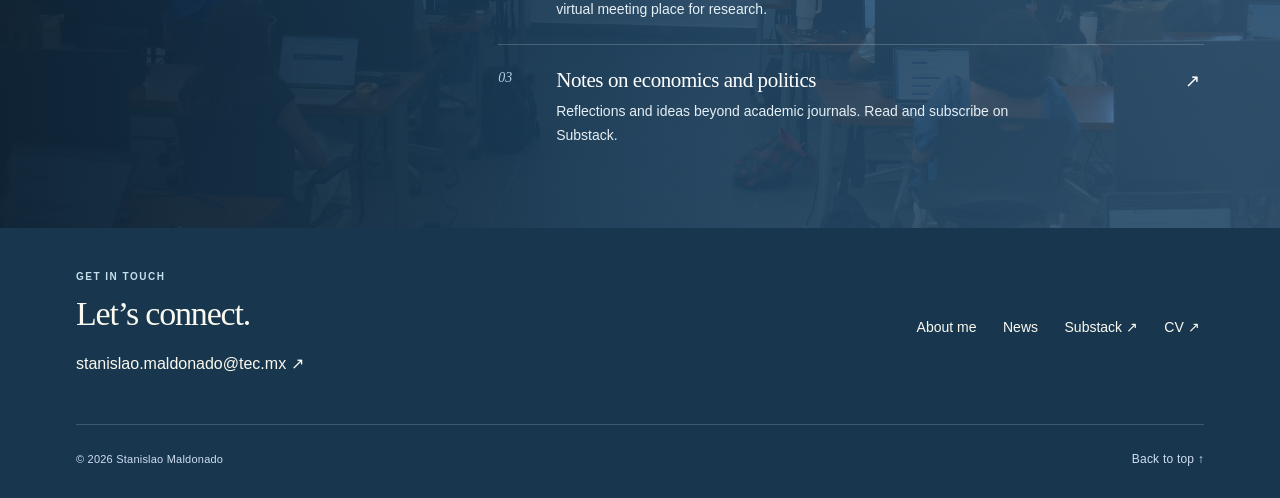
<file: home/index.html>
<!doctype html><html lang="en"><head><meta charset="utf-8"><meta name="viewport" content="width=device-width, initial-scale=1"><meta http-equiv="refresh" content="0;url=../index.html"><title>Stanislao Maldonado</title><link rel="canonical" href="https://www.stanislaomaldonado.org/"><meta name="author" content="Stanislao Maldonado"></head><body><h1>Stanislao Maldonado</h1><p><a href="../index.html">Go to the homepage</a></p></body></html>
</file>
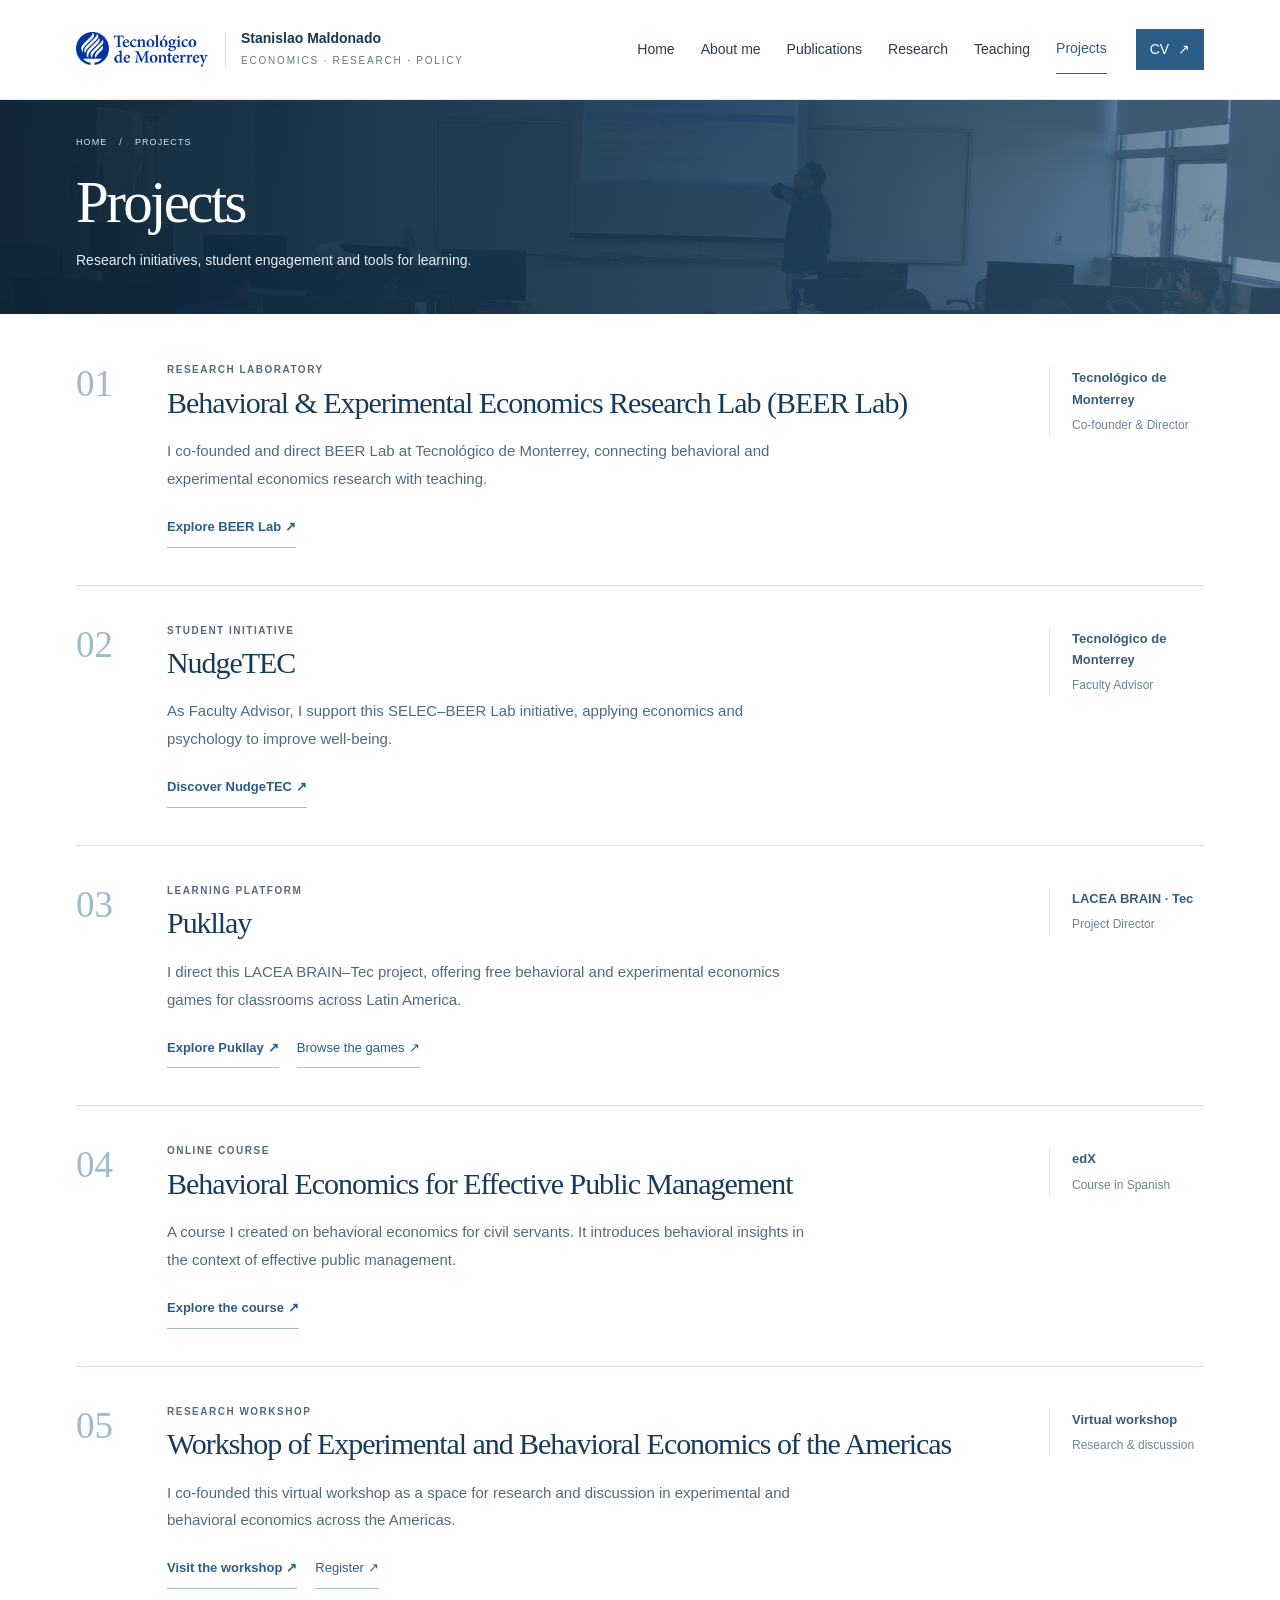
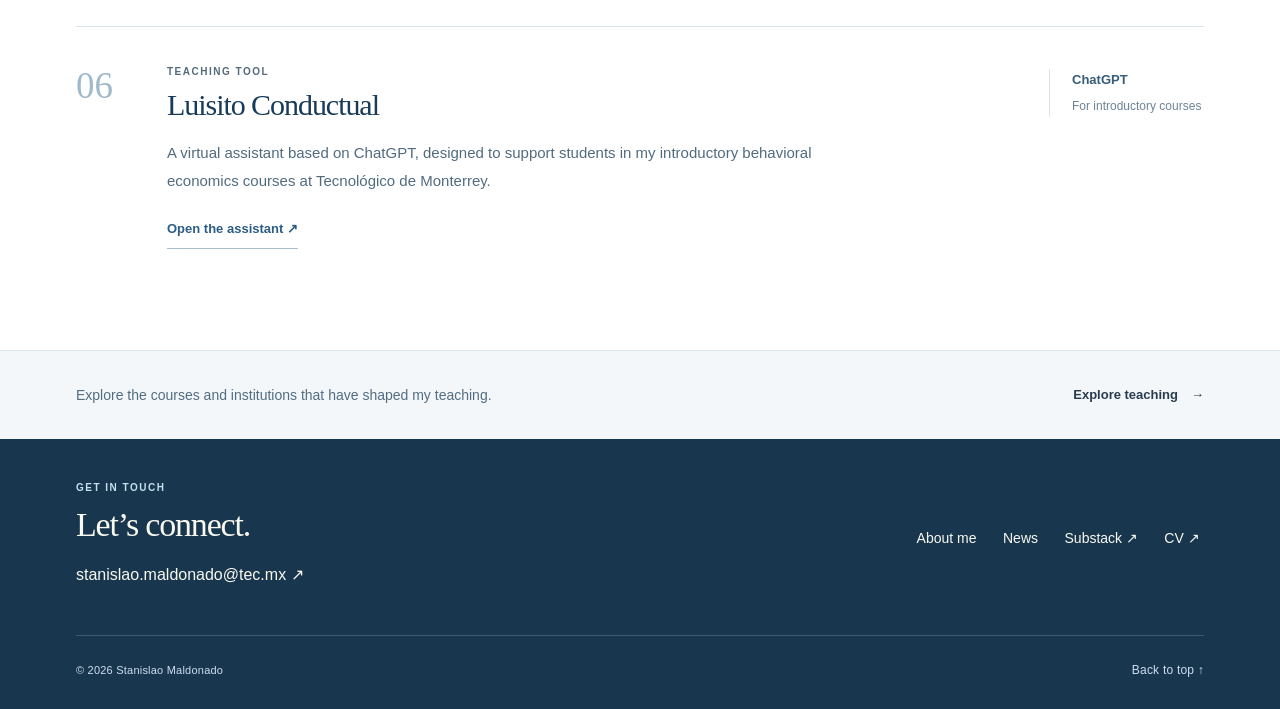
<file: projects/index.html>
<!doctype html><html lang="en"><head><meta charset="utf-8"><meta name="viewport" content="width=device-width, initial-scale=1"><meta name="theme-color" content="#2c5d87"><meta name="description" content="Research initiatives, student engagement and tools for learning."><title>Projects — Stanislao Maldonado</title><link rel="icon" href="../assets/favicon.svg" type="image/svg+xml"><link rel="stylesheet" href="../assets/home.css"><link rel="stylesheet" href="../assets/sections.css"><link rel="canonical" href="https://www.stanislaomaldonado.org/projects/"><meta name="author" content="Stanislao Maldonado"><link rel="stylesheet" href="../assets/refinements.css?v=7ac43502"></head><body id="top"><a class="skip" href="#main">Skip to content</a>
  <header class="site-header">
    <div class="header-inner wrap">
      <a class="brand" href="../index.html" aria-label="Stanislao Maldonado, home">
        <span class="tec-lockup"><img class="tec-logo" src="../assets/logo-tec.png" width="800" height="211" alt="Tecnológico de Monterrey"></span>
        <span><span class="brand-name">Stanislao Maldonado</span><span class="brand-field">Economics · Research · Policy</span></span>
      </a>
      <nav class="desktop-nav" aria-label="Main navigation">
        <a href="../index.html">Home</a>
        <a href="../about/index.html">About me</a>
        <a href="../publications/index.html">Publications</a>
        <a href="../research/index.html">Research</a>
        <a href="../teaching/index.html">Teaching</a>
        <a href="../projects/index.html" aria-current="page">Projects</a>
        <a class="nav-cv" href="../documents/cv/stanislao-maldonado-cv.pdf" target="_blank" rel="noopener noreferrer" aria-label="Curriculum vitae PDF, opens in a new tab" data-document-id="CV">CV <span class="arrow" aria-hidden="true">↗</span></a>
      </nav>
      <details class="mobile-nav">
        <summary>Menu</summary>
        <nav class="mobile-menu" aria-label="Mobile navigation">
          <a href="../index.html">Home</a>
          <a href="../about/index.html">About me</a>
          <a href="../publications/index.html">Publications</a>
          <a href="../research/index.html">Research</a>
          <a href="../teaching/index.html">Teaching</a>
          <a href="../projects/index.html" aria-current="page">Projects</a>
          <a href="../documents/cv/stanislao-maldonado-cv.pdf" target="_blank" rel="noopener noreferrer" data-document-id="CV">Curriculum vitae ↗</a>
          <a href="#contact">Contact</a>
        </nav>
      </details>
    </div>
  </header>
<main id="main"><section class="subpage-hero" aria-labelledby="page-title"><div class="wrap"><div class="breadcrumb"><a href="../index.html">Home</a><span aria-hidden="true">/</span><span>Projects</span></div><h1 id="page-title">Projects</h1><p class="lead">Research initiatives, student engagement and tools for learning.</p></div></section><div class="page-content wrap">
<article class="project-entry" id="j04" data-content-id="J04">
  <div class="project-number" aria-hidden="true">01</div>
  <div>
    <div class="eyebrow">Research laboratory</div>
    <h2>Behavioral &amp; Experimental Economics Research Lab (BEER Lab)</h2>
    <p>I co-founded and direct BEER Lab at Tecnológico de Monterrey, connecting behavioral and experimental economics research with teaching.</p>
    <div class="entry-actions"><a href="https://beer-lab.org/en/" target="_blank" rel="noopener noreferrer">Explore BEER Lab <span aria-hidden="true">↗</span></a></div>
  </div>
  <div class="project-side"><strong>Tecnológico de Monterrey</strong><span>Co-founder &amp; Director</span></div>
</article>
<article class="project-entry" id="j05" data-content-id="J05">
  <div class="project-number" aria-hidden="true">02</div>
  <div>
    <div class="eyebrow">Student initiative</div>
    <h2>NudgeTEC</h2>
    <p>As Faculty Advisor, I support this SELEC–BEER Lab initiative, applying economics and psychology to improve well-being.</p>
    <div class="entry-actions"><a href="https://nudgetec.beer-lab.org/en/" target="_blank" rel="noopener noreferrer">Discover NudgeTEC <span aria-hidden="true">↗</span></a></div>
  </div>
  <div class="project-side"><strong>Tecnológico de Monterrey</strong><span>Faculty Advisor</span></div>
</article>
<article class="project-entry" id="j06" data-content-id="J06">
  <div class="project-number" aria-hidden="true">03</div>
  <div>
    <div class="eyebrow">Learning platform</div>
    <h2>Pukllay</h2>
    <p>I direct this LACEA BRAIN–Tec project, offering free behavioral and experimental economics games for classrooms across Latin America.</p>
    <div class="entry-actions"><a href="https://pukllay.lacea-brain.org/?lang=en" target="_blank" rel="noopener noreferrer">Explore Pukllay <span aria-hidden="true">↗</span></a><a href="https://pukllay.lacea-brain.org/games?lang=en" target="_blank" rel="noopener noreferrer">Browse the games <span aria-hidden="true">↗</span></a></div>
  </div>
  <div class="project-side"><strong>LACEA BRAIN · Tec</strong><span>Project Director</span></div>
</article>
<article class="project-entry" id="j01" data-content-id="J01"><div class="project-number" aria-hidden="true">04</div><div><div class="eyebrow">Online course</div><h2>Behavioral Economics for Effective Public Management</h2><p>A course I created on behavioral economics for civil servants. It introduces behavioral insights in the context of effective public management.</p><div class="entry-actions"><a href="https://www.edx.org/es/learn/behavioral-economics/universidad-del-rosario-economia-del-comportamiento-para-una-gestion-publica-efectiva" target="_blank" rel="noopener noreferrer">Explore the course <span aria-hidden="true">↗</span></a></div></div><div class="project-side"><strong>edX</strong><span>Course in Spanish</span></div></article><article class="project-entry" id="j02" data-content-id="J02"><div class="project-number" aria-hidden="true">05</div><div><div class="eyebrow">Research workshop</div><h2>Workshop of Experimental and Behavioral Economics of the Americas</h2><p>I co-founded this virtual workshop as a space for research and discussion in experimental and behavioral economics across the Americas.</p><div class="entry-actions"><a href="https://www.webeas.org/" target="_blank" rel="noopener noreferrer">Visit the workshop <span aria-hidden="true">↗</span></a><a href="https://www.webeas.org/registration-form" target="_blank" rel="noopener noreferrer">Register <span aria-hidden="true">↗</span></a></div></div><div class="project-side"><strong>Virtual workshop</strong><span>Research &amp; discussion</span></div></article><article class="project-entry" id="j03" data-content-id="J03"><div class="project-number" aria-hidden="true">06</div><div><div class="eyebrow">Teaching tool</div><h2>Luisito Conductual</h2><p>A virtual assistant based on ChatGPT, designed to support students in my introductory behavioral economics courses at Tecnológico de Monterrey.</p><div class="entry-actions"><a href="https://chatgpt.com/g/g-67539bd793708191882ab1d2e8cfa4fd-luisito-conductual" target="_blank" rel="noopener noreferrer">Open the assistant <span aria-hidden="true">↗</span></a></div></div><div class="project-side"><strong>ChatGPT</strong><span>For introductory courses</span></div></article></div></main>
<div class="related-strip"><div class="wrap"><p>Explore the courses and institutions that have shaped my teaching.</p><a class="text-link" href="../teaching/index.html">Explore teaching <span aria-hidden="true">→</span></a></div></div>
  <footer id="contact" class="site-footer">
    <div class="wrap"><div class="footer-main">
      <div><div class="eyebrow">Get in touch</div><h2>Let’s connect.</h2><a class="email" href="mailto:stanislao.maldonado@tec.mx">stanislao.maldonado@tec.mx <span class="arrow" aria-hidden="true">↗</span></a></div>
      <div class="footer-social"><a href="../about/index.html">About me</a><a href="../index.html#news">News</a><a href="https://smaldonadoz.substack.com/" target="_blank" rel="noopener noreferrer">Substack ↗</a><a href="../documents/cv/stanislao-maldonado-cv.pdf" target="_blank" rel="noopener noreferrer" data-document-id="CV">CV ↗</a></div>
    </div><div class="footer-bottom"><span>© 2026 Stanislao Maldonado</span><a href="#top">Back to top ↑</a></div></div>
  </footer></body></html>
</file>
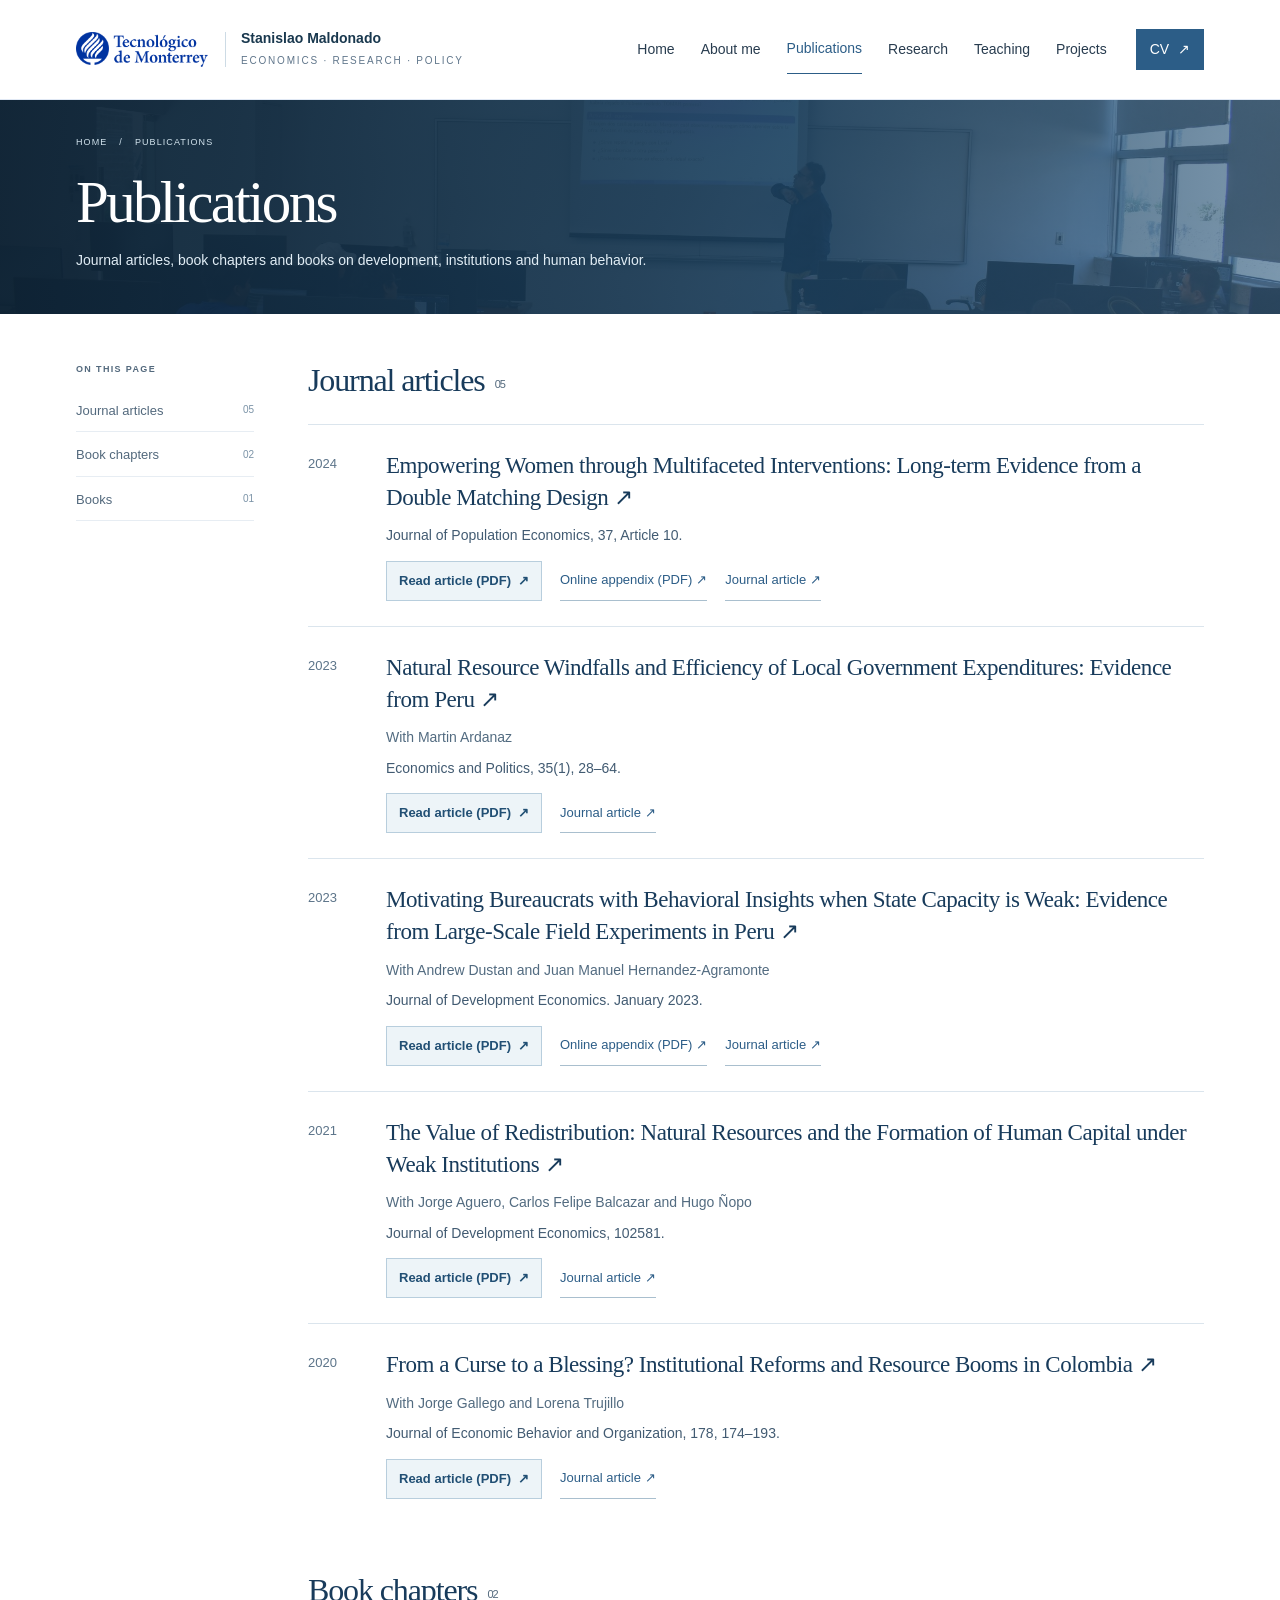
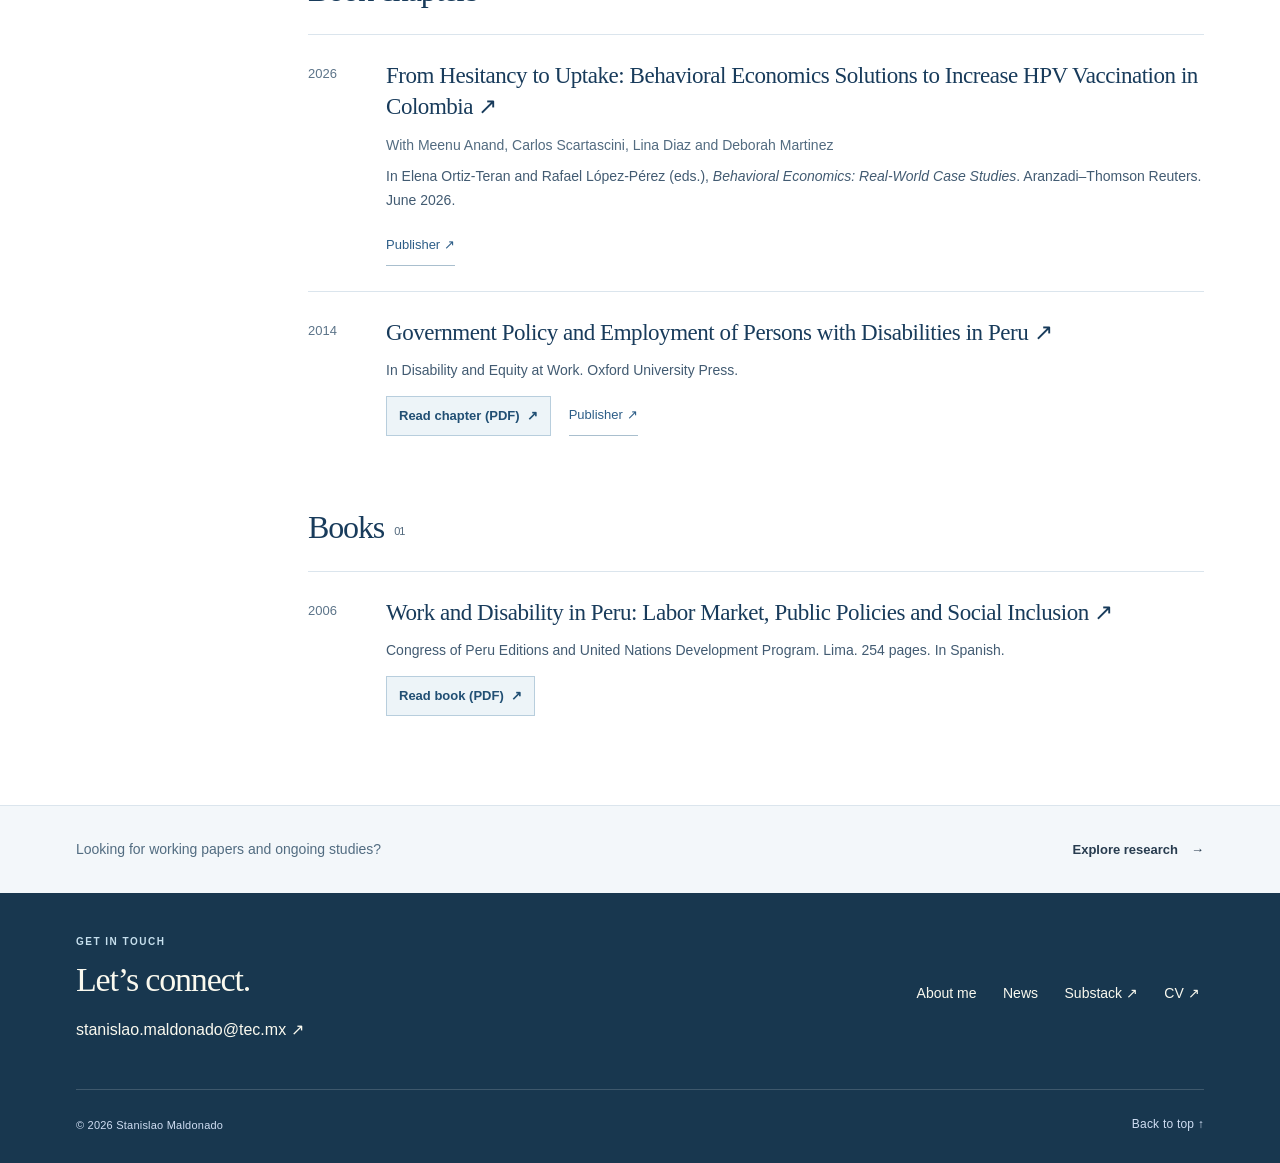
<file: publications/index.html>
<!doctype html><html lang="en"><head><meta charset="utf-8"><meta name="viewport" content="width=device-width, initial-scale=1"><meta name="theme-color" content="#2c5d87"><meta name="description" content="Journal articles, book chapters and books on development, institutions and human behavior."><title>Publications — Stanislao Maldonado</title><link rel="icon" href="../assets/favicon.svg" type="image/svg+xml"><link rel="stylesheet" href="../assets/home.css"><link rel="stylesheet" href="../assets/sections.css"><link rel="canonical" href="https://www.stanislaomaldonado.org/publications/"><meta name="author" content="Stanislao Maldonado"><link rel="stylesheet" href="../assets/refinements.css?v=7ac43502"></head><body id="top"><a class="skip" href="#main">Skip to content</a>
  <header class="site-header">
    <div class="header-inner wrap">
      <a class="brand" href="../index.html" aria-label="Stanislao Maldonado, home">
        <span class="tec-lockup"><img class="tec-logo" src="../assets/logo-tec.png" width="800" height="211" alt="Tecnológico de Monterrey"></span>
        <span><span class="brand-name">Stanislao Maldonado</span><span class="brand-field">Economics · Research · Policy</span></span>
      </a>
      <nav class="desktop-nav" aria-label="Main navigation">
        <a href="../index.html">Home</a>
        <a href="../about/index.html">About me</a>
        <a href="../publications/index.html" aria-current="page">Publications</a>
        <a href="../research/index.html">Research</a>
        <a href="../teaching/index.html">Teaching</a>
        <a href="../projects/index.html">Projects</a>
        <a class="nav-cv" href="../documents/cv/stanislao-maldonado-cv.pdf" target="_blank" rel="noopener noreferrer" aria-label="Curriculum vitae PDF, opens in a new tab" data-document-id="CV">CV <span class="arrow" aria-hidden="true">↗</span></a>
      </nav>
      <details class="mobile-nav">
        <summary>Menu</summary>
        <nav class="mobile-menu" aria-label="Mobile navigation">
          <a href="../index.html">Home</a>
          <a href="../about/index.html">About me</a>
          <a href="../publications/index.html" aria-current="page">Publications</a>
          <a href="../research/index.html">Research</a>
          <a href="../teaching/index.html">Teaching</a>
          <a href="../projects/index.html">Projects</a>
          <a href="../documents/cv/stanislao-maldonado-cv.pdf" target="_blank" rel="noopener noreferrer" data-document-id="CV">Curriculum vitae ↗</a>
          <a href="#contact">Contact</a>
        </nav>
      </details>
    </div>
  </header>
<main id="main"><section class="subpage-hero" aria-labelledby="page-title"><div class="wrap"><div class="breadcrumb"><a href="../index.html">Home</a><span aria-hidden="true">/</span><span>Publications</span></div><h1 id="page-title">Publications</h1><p class="lead">Journal articles, book chapters and books on development, institutions and human behavior.</p></div></section><div class="page-content wrap"><div class="section-layout"><aside class="page-aside"><div class="eyebrow">On this page</div><nav aria-label="On this page"><a href="#journal-articles">Journal articles<span>05</span></a><a href="#book-chapters">Book chapters<span>02</span></a><a href="#books">Books<span>01</span></a></nav></aside><div><section class="content-section" id="journal-articles"><h2>Journal articles<span class="count">05</span></h2><article class="bibliography-entry" id="p01" data-content-id="P01"><div class="entry-year">2024</div><div class="entry-body"><h3><a href="../documents/publications/empowering-women-multifaceted-interventions.pdf" target="_blank" rel="noopener noreferrer" data-document-id="P01">Empowering Women through Multifaceted Interventions: Long-term Evidence from a Double Matching Design <span aria-hidden="true">↗</span></a></h3><p class="entry-citation">Journal of Population Economics, 37, Article 10.</p><div class="entry-actions"><a href="../documents/publications/empowering-women-multifaceted-interventions.pdf" target="_blank" rel="noopener noreferrer" data-document-id="P01">Read article (PDF) <span aria-hidden="true">↗</span></a><a href="../documents/publications/empowering-women-multifaceted-interventions-appendix.pdf" target="_blank" rel="noopener noreferrer" data-document-id="P01-APP">Online appendix (PDF) <span aria-hidden="true">↗</span></a><a href="https://link.springer.com/article/10.1007/s00148-024-00987-z" target="_blank" rel="noopener noreferrer">Journal article <span aria-hidden="true">↗</span></a></div></div></article><article class="bibliography-entry" id="p02" data-content-id="P02"><div class="entry-year">2023</div><div class="entry-body"><h3><a href="../documents/publications/natural-resource-windfalls-local-government.pdf" target="_blank" rel="noopener noreferrer" data-document-id="P02">Natural Resource Windfalls and Efficiency of Local Government Expenditures: Evidence from Peru <span aria-hidden="true">↗</span></a></h3><p class="entry-authors">With Martin Ardanaz</p><p class="entry-citation">Economics and Politics, 35(1), 28–64.</p><div class="entry-actions"><a href="../documents/publications/natural-resource-windfalls-local-government.pdf" target="_blank" rel="noopener noreferrer" data-document-id="P02">Read article (PDF) <span aria-hidden="true">↗</span></a><a href="https://onlinelibrary.wiley.com/doi/abs/10.1111/ecpo.12209" target="_blank" rel="noopener noreferrer">Journal article <span aria-hidden="true">↗</span></a></div></div></article><article class="bibliography-entry" id="p03" data-content-id="P03"><div class="entry-year">2023</div><div class="entry-body"><h3><a href="../documents/publications/motivating-bureaucrats-behavioral-insights.pdf" target="_blank" rel="noopener noreferrer" data-document-id="P03">Motivating Bureaucrats with Behavioral Insights when State Capacity is Weak: Evidence from Large-Scale Field Experiments in Peru <span aria-hidden="true">↗</span></a></h3><p class="entry-authors">With Andrew Dustan and Juan Manuel Hernandez-Agramonte</p><p class="entry-citation">Journal of Development Economics. January 2023.</p><div class="entry-actions"><a href="../documents/publications/motivating-bureaucrats-behavioral-insights.pdf" target="_blank" rel="noopener noreferrer" data-document-id="P03">Read article (PDF) <span aria-hidden="true">↗</span></a><a href="../documents/publications/motivating-bureaucrats-behavioral-insights-appendix.pdf" target="_blank" rel="noopener noreferrer" data-document-id="P03-APP">Online appendix (PDF) <span aria-hidden="true">↗</span></a><a href="https://www.sciencedirect.com/science/article/abs/pii/S0304387822001377" target="_blank" rel="noopener noreferrer">Journal article <span aria-hidden="true">↗</span></a></div></div></article><article class="bibliography-entry" id="p04" data-content-id="P04"><div class="entry-year">2021</div><div class="entry-body"><h3><a href="../documents/publications/value-of-redistribution.pdf" target="_blank" rel="noopener noreferrer" data-document-id="P04">The Value of Redistribution: Natural Resources and the Formation of Human Capital under Weak Institutions <span aria-hidden="true">↗</span></a></h3><p class="entry-authors">With Jorge Aguero, Carlos Felipe Balcazar and Hugo Ñopo</p><p class="entry-citation">Journal of Development Economics, 102581.</p><div class="entry-actions"><a href="../documents/publications/value-of-redistribution.pdf" target="_blank" rel="noopener noreferrer" data-document-id="P04">Read article (PDF) <span aria-hidden="true">↗</span></a><a href="https://www.sciencedirect.com/science/article/pii/S0304387820301565" target="_blank" rel="noopener noreferrer">Journal article <span aria-hidden="true">↗</span></a></div></div></article><article class="bibliography-entry" id="p05" data-content-id="P05"><div class="entry-year">2020</div><div class="entry-body"><h3><a href="../documents/publications/institutional-reforms-resource-booms-colombia.pdf" target="_blank" rel="noopener noreferrer" data-document-id="P05">From a Curse to a Blessing? Institutional Reforms and Resource Booms in Colombia <span aria-hidden="true">↗</span></a></h3><p class="entry-authors">With Jorge Gallego and Lorena Trujillo</p><p class="entry-citation">Journal of Economic Behavior and Organization, 178, 174–193.</p><div class="entry-actions"><a href="../documents/publications/institutional-reforms-resource-booms-colombia.pdf" target="_blank" rel="noopener noreferrer" data-document-id="P05">Read article (PDF) <span aria-hidden="true">↗</span></a><a href="https://www.sciencedirect.com/science/article/abs/pii/S0167268120302286?via%3Dihub" target="_blank" rel="noopener noreferrer">Journal article <span aria-hidden="true">↗</span></a></div></div></article></section><section class="content-section" id="book-chapters"><h2>Book chapters<span class="count">02</span></h2><article class="bibliography-entry" id="p08" data-content-id="P08"><div class="entry-year">2026</div><div class="entry-body"><h3><a href="https://www.aranzadilaley.es/tienda/behavioral-economics-real-world-case-studies" target="_blank" rel="noopener noreferrer">From Hesitancy to Uptake: Behavioral Economics Solutions to Increase HPV Vaccination in Colombia <span aria-hidden="true">↗</span></a></h3><p class="entry-authors">With Meenu Anand, Carlos Scartascini, Lina Diaz and Deborah Martinez</p><p class="entry-citation">In Elena Ortiz-Teran and Rafael López-Pérez (eds.), <em>Behavioral Economics: Real-World Case Studies</em>. Aranzadi–Thomson Reuters. June 2026.</p><div class="entry-actions"><a href="https://www.aranzadilaley.es/tienda/behavioral-economics-real-world-case-studies" target="_blank" rel="noopener noreferrer">Publisher <span aria-hidden="true">↗</span></a></div></div></article><article class="bibliography-entry" id="p06" data-content-id="P06"><div class="entry-year">2014</div><div class="entry-body"><h3><a href="../documents/publications/government-policy-employment-disabilities-peru.pdf" target="_blank" rel="noopener noreferrer" data-document-id="P06">Government Policy and Employment of Persons with Disabilities in Peru <span aria-hidden="true">↗</span></a></h3><p class="entry-citation">In Disability and Equity at Work. Oxford University Press.</p><div class="entry-actions"><a href="../documents/publications/government-policy-employment-disabilities-peru.pdf" target="_blank" rel="noopener noreferrer" data-document-id="P06">Read chapter (PDF) <span aria-hidden="true">↗</span></a><a href="https://global.oup.com/academic/product/disability-and-equity-at-work-9780199981212;jsessionid=8905F9F1FB4BDD9008E369A2AEC33211?cc=us&amp;lang=en&amp;#" target="_blank" rel="noopener noreferrer">Publisher <span aria-hidden="true">↗</span></a></div></div></article></section><section class="content-section" id="books"><h2>Books<span class="count">01</span></h2><article class="bibliography-entry" id="p07" data-content-id="P07"><div class="entry-year">2006</div><div class="entry-body"><h3><a href="../documents/publications/work-disability-peru.pdf" target="_blank" rel="noopener noreferrer" data-document-id="P07">Work and Disability in Peru: Labor Market, Public Policies and Social Inclusion <span aria-hidden="true">↗</span></a></h3><p class="entry-citation">Congress of Peru Editions and United Nations Development Program. Lima. 254 pages. In Spanish.</p><div class="entry-actions"><a href="../documents/publications/work-disability-peru.pdf" target="_blank" rel="noopener noreferrer" data-document-id="P07">Read book (PDF) <span aria-hidden="true">↗</span></a></div></div></article></section></div></div></div></main>
<div class="related-strip"><div class="wrap"><p>Looking for working papers and ongoing studies?</p><a class="text-link" href="../research/index.html">Explore research <span aria-hidden="true">→</span></a></div></div>
  <footer id="contact" class="site-footer">
    <div class="wrap"><div class="footer-main">
      <div><div class="eyebrow">Get in touch</div><h2>Let’s connect.</h2><a class="email" href="mailto:stanislao.maldonado@tec.mx">stanislao.maldonado@tec.mx <span class="arrow" aria-hidden="true">↗</span></a></div>
      <div class="footer-social"><a href="../about/index.html">About me</a><a href="../index.html#news">News</a><a href="https://smaldonadoz.substack.com/" target="_blank" rel="noopener noreferrer">Substack ↗</a><a href="../documents/cv/stanislao-maldonado-cv.pdf" target="_blank" rel="noopener noreferrer" data-document-id="CV">CV ↗</a></div>
    </div><div class="footer-bottom"><span>© 2026 Stanislao Maldonado</span><a href="#top">Back to top ↑</a></div></div>
  </footer></body></html>
</file>
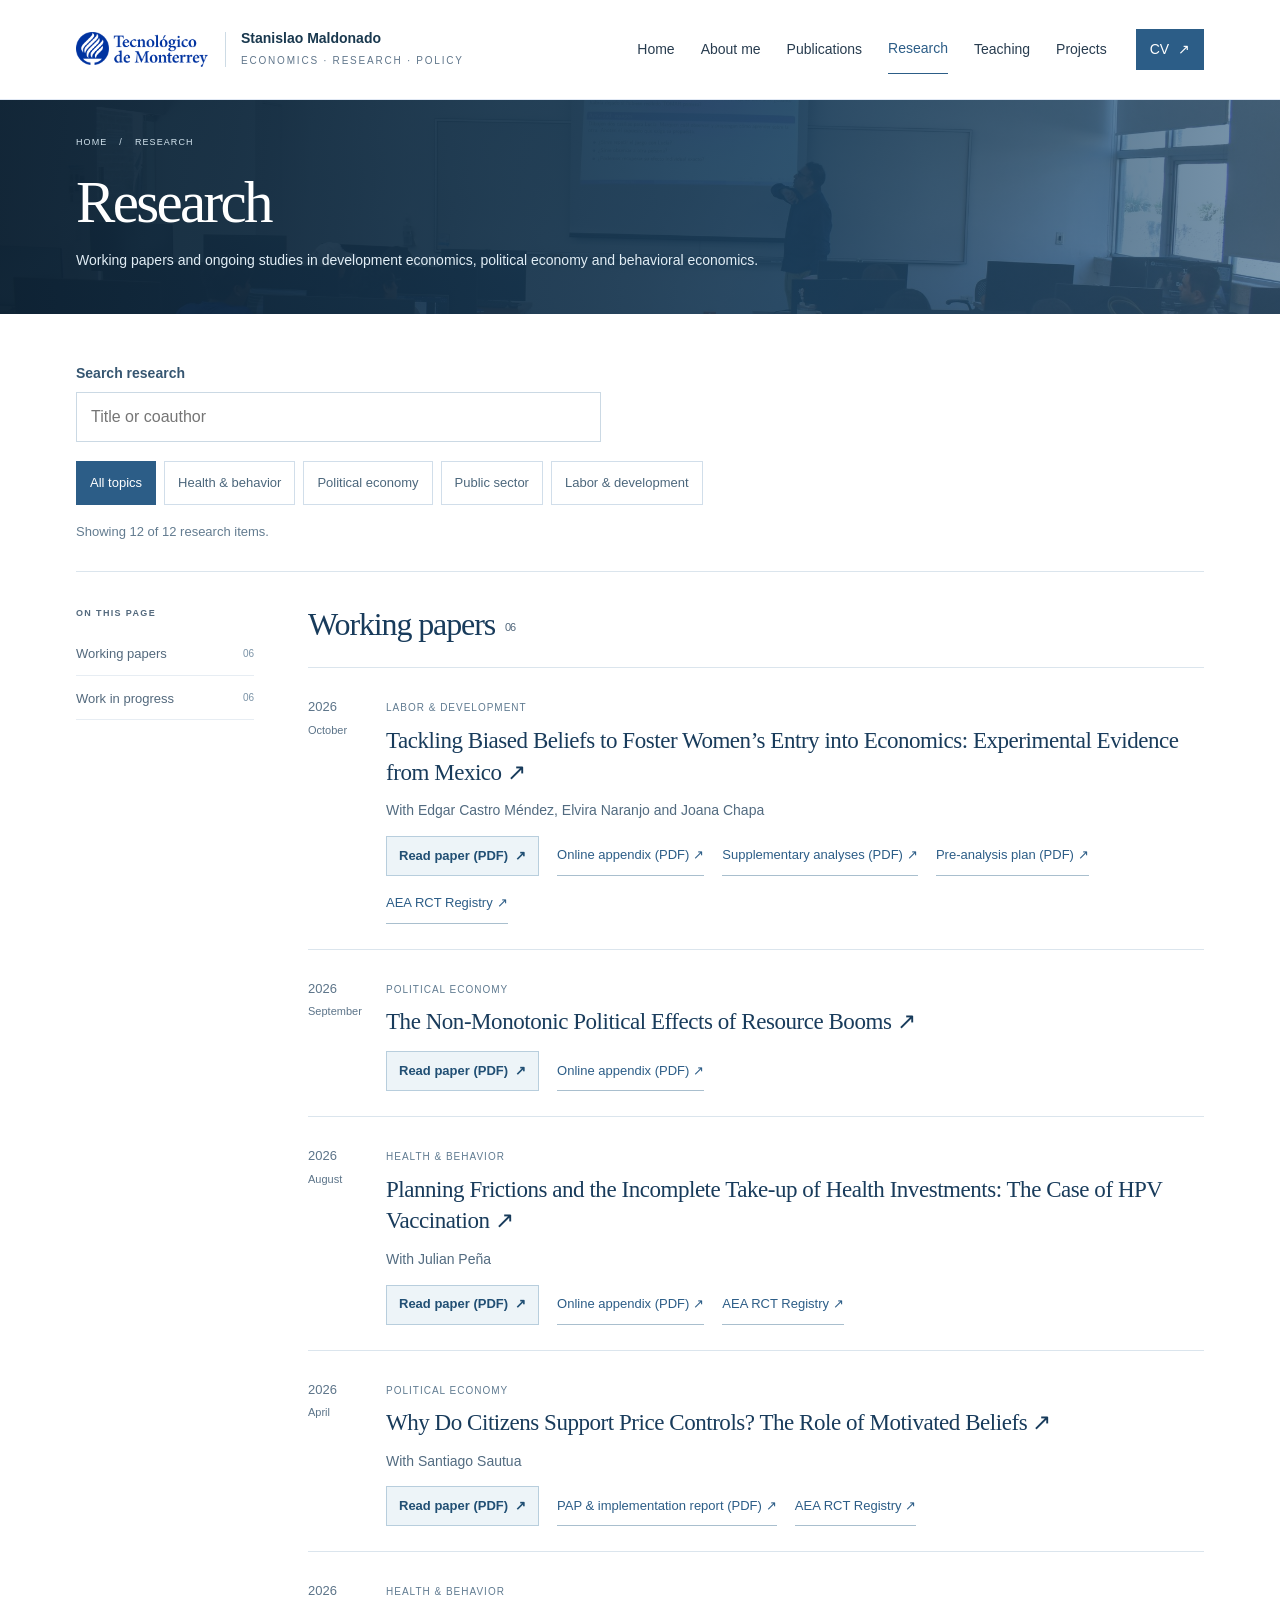
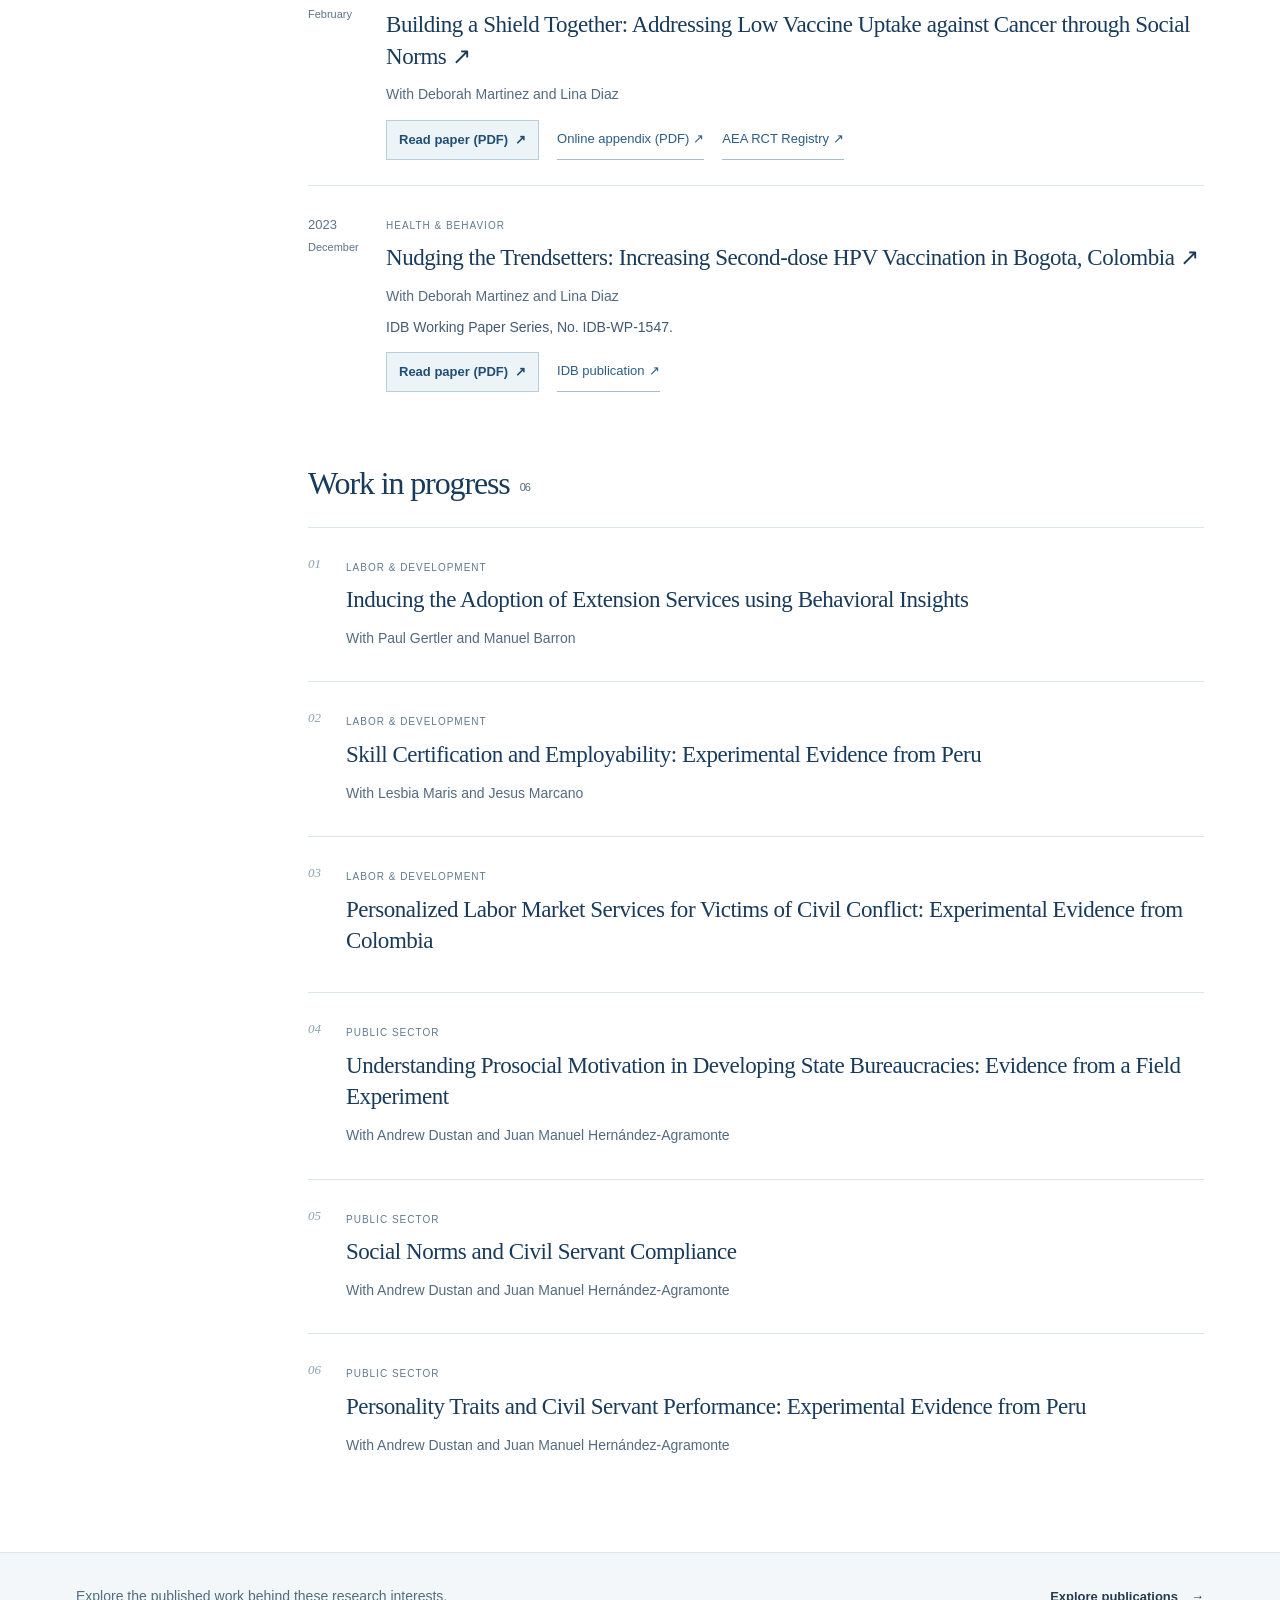
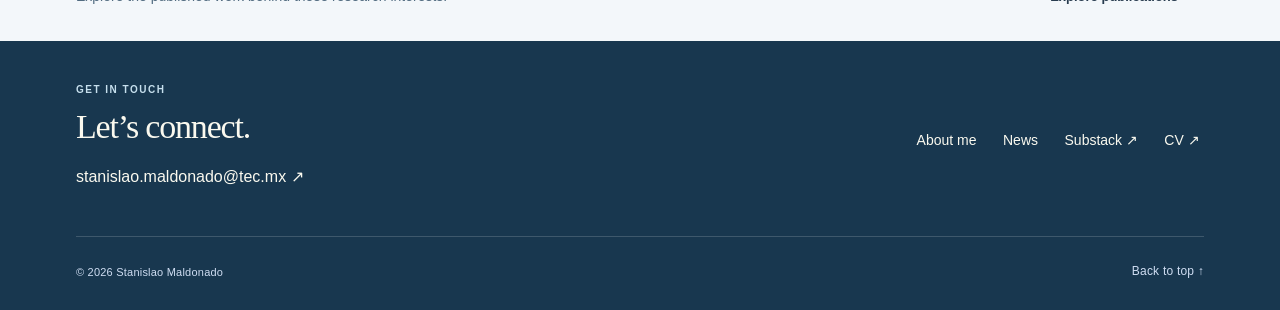
<file: research/index.html>
<!doctype html><html lang="en"><head><meta charset="utf-8"><meta name="viewport" content="width=device-width, initial-scale=1"><meta name="theme-color" content="#2c5d87"><meta name="description" content="Working papers and ongoing studies in development economics, political economy and behavioral economics."><title>Research — Stanislao Maldonado</title><link rel="icon" href="../assets/favicon.svg" type="image/svg+xml"><link rel="stylesheet" href="../assets/home.css"><link rel="stylesheet" href="../assets/sections.css"><script defer src="../assets/research.js"></script><link rel="canonical" href="https://www.stanislaomaldonado.org/research/"><meta name="author" content="Stanislao Maldonado"><link rel="stylesheet" href="../assets/refinements.css?v=7ac43502"></head><body id="top"><a class="skip" href="#main">Skip to content</a>
  <header class="site-header">
    <div class="header-inner wrap">
      <a class="brand" href="../index.html" aria-label="Stanislao Maldonado, home">
        <span class="tec-lockup"><img class="tec-logo" src="../assets/logo-tec.png" width="800" height="211" alt="Tecnológico de Monterrey"></span>
        <span><span class="brand-name">Stanislao Maldonado</span><span class="brand-field">Economics · Research · Policy</span></span>
      </a>
      <nav class="desktop-nav" aria-label="Main navigation">
        <a href="../index.html">Home</a>
        <a href="../about/index.html">About me</a>
        <a href="../publications/index.html">Publications</a>
        <a href="../research/index.html" aria-current="page">Research</a>
        <a href="../teaching/index.html">Teaching</a>
        <a href="../projects/index.html">Projects</a>
        <a class="nav-cv" href="../documents/cv/stanislao-maldonado-cv.pdf" target="_blank" rel="noopener noreferrer" aria-label="Curriculum vitae PDF, opens in a new tab" data-document-id="CV">CV <span class="arrow" aria-hidden="true">↗</span></a>
      </nav>
      <details class="mobile-nav">
        <summary>Menu</summary>
        <nav class="mobile-menu" aria-label="Mobile navigation">
          <a href="../index.html">Home</a>
          <a href="../about/index.html">About me</a>
          <a href="../publications/index.html">Publications</a>
          <a href="../research/index.html" aria-current="page">Research</a>
          <a href="../teaching/index.html">Teaching</a>
          <a href="../projects/index.html">Projects</a>
          <a href="../documents/cv/stanislao-maldonado-cv.pdf" target="_blank" rel="noopener noreferrer" data-document-id="CV">Curriculum vitae ↗</a>
          <a href="#contact">Contact</a>
        </nav>
      </details>
    </div>
  </header>
<main id="main"><section class="subpage-hero" aria-labelledby="page-title"><div class="wrap"><div class="breadcrumb"><a href="../index.html">Home</a><span aria-hidden="true">/</span><span>Research</span></div><h1 id="page-title">Research</h1><p class="lead">Working papers and ongoing studies in development economics, political economy and behavioral economics.</p></div></section><div class="page-content wrap"><div class="research-tools" data-research-tools hidden><div class="search-field"><label for="research-search">Search research</label><input id="research-search" type="search" placeholder="Title or coauthor" autocomplete="off"></div><div class="topic-filters" aria-label="Research topics"><button type="button" data-topic="all" aria-pressed="true">All topics</button><button type="button" data-topic="health" aria-pressed="false">Health &amp; behavior</button><button type="button" data-topic="political" aria-pressed="false">Political economy</button><button type="button" data-topic="public" aria-pressed="false">Public sector</button><button type="button" data-topic="development" aria-pressed="false">Labor &amp; development</button></div><p class="results-count" data-results-count role="status" aria-live="polite"></p></div><div class="section-layout"><aside class="page-aside"><div class="eyebrow">On this page</div><nav aria-label="On this page"><a href="#working-papers">Working papers<span>06</span></a><a href="#work-in-progress">Work in progress<span>06</span></a></nav></aside><div><section class="content-section" id="working-papers" data-research-group><h2>Working papers<span class="count">06</span></h2><article id="r12" class="bibliography-entry research-entry" data-content-id="R12" data-research-entry data-topic="development"><div class="entry-year">2026<span>October</span></div><div class="entry-body"><span class="entry-tag">Labor &amp; development</span><h3><a href="../documents/research/tackling-biased-beliefs.pdf" target="_blank" rel="noopener noreferrer" data-document-id="R12">Tackling Biased Beliefs to Foster Women’s Entry into Economics: Experimental Evidence from Mexico <span aria-hidden="true">↗</span></a></h3><p class="entry-authors">With Edgar Castro Méndez, Elvira Naranjo and Joana Chapa</p><div class="entry-actions"><a href="../documents/research/tackling-biased-beliefs.pdf" target="_blank" rel="noopener noreferrer" data-document-id="R12">Read paper (PDF) <span aria-hidden="true">↗</span></a><a href="../documents/research/tackling-biased-beliefs-appendix.pdf" target="_blank" rel="noopener noreferrer" data-document-id="R12-APP">Online appendix (PDF) <span aria-hidden="true">↗</span></a><a href="../documents/research/tackling-biased-beliefs-supplementary-analysis.pdf" target="_blank" rel="noopener noreferrer" data-document-id="R12-SUPP">Supplementary analyses (PDF) <span aria-hidden="true">↗</span></a><a href="../documents/research/tackling-biased-beliefs-pap.pdf" target="_blank" rel="noopener noreferrer" data-document-id="R12-PAP">Pre-analysis plan (PDF) <span aria-hidden="true">↗</span></a><a href="https://www.socialscienceregistry.org/trials/17053" target="_blank" rel="noopener noreferrer">AEA RCT Registry <span aria-hidden="true">↗</span></a></div></div></article><article id="r04" class="bibliography-entry research-entry" data-content-id="R04" data-research-entry data-topic="political"><div class="entry-year">2026<span>September</span></div><div class="entry-body"><span class="entry-tag">Political economy</span><h3><a href="../documents/research/non-monotonic-political-effects-resource-booms.pdf" target="_blank" rel="noopener noreferrer" data-document-id="R04">The Non-Monotonic Political Effects of Resource Booms <span aria-hidden="true">↗</span></a></h3><div class="entry-actions"><a href="../documents/research/non-monotonic-political-effects-resource-booms.pdf" target="_blank" rel="noopener noreferrer" data-document-id="R04">Read paper (PDF) <span aria-hidden="true">↗</span></a><a href="../documents/research/non-monotonic-political-effects-resource-booms-appendix.pdf" target="_blank" rel="noopener noreferrer" data-document-id="R04-APP">Online appendix (PDF) <span aria-hidden="true">↗</span></a></div></div></article><article id="r01" class="bibliography-entry research-entry" data-content-id="R01" data-research-entry data-topic="health"><div class="entry-year">2026<span>August</span></div><div class="entry-body"><span class="entry-tag">Health &amp; behavior</span><h3><a href="../documents/research/planning-frictions-hpv-vaccination.pdf" target="_blank" rel="noopener noreferrer" data-document-id="R01">Planning Frictions and the Incomplete Take-up of Health Investments: The Case of HPV Vaccination <span aria-hidden="true">↗</span></a></h3><p class="entry-authors">With Julian Peña</p><div class="entry-actions"><a href="../documents/research/planning-frictions-hpv-vaccination.pdf" target="_blank" rel="noopener noreferrer" data-document-id="R01">Read paper (PDF) <span aria-hidden="true">↗</span></a><a href="../documents/research/planning-frictions-hpv-vaccination-appendix.pdf" target="_blank" rel="noopener noreferrer" data-document-id="R01-APP">Online appendix (PDF) <span aria-hidden="true">↗</span></a><a href="https://www.socialscienceregistry.org/trials/9705" target="_blank" rel="noopener noreferrer">AEA RCT Registry <span aria-hidden="true">↗</span></a></div></div></article><article id="r02" class="bibliography-entry research-entry" data-content-id="R02" data-research-entry data-topic="political"><div class="entry-year">2026<span>April</span></div><div class="entry-body"><span class="entry-tag">Political economy</span><h3><a href="../documents/research/price-controls-motivated-beliefs.pdf" target="_blank" rel="noopener noreferrer" data-document-id="R02">Why Do Citizens Support Price Controls? The Role of Motivated Beliefs <span aria-hidden="true">↗</span></a></h3><p class="entry-authors">With Santiago Sautua</p><div class="entry-actions"><a href="../documents/research/price-controls-motivated-beliefs.pdf" target="_blank" rel="noopener noreferrer" data-document-id="R02">Read paper (PDF) <span aria-hidden="true">↗</span></a><a href="../documents/research/price-controls-motivated-beliefs-pap-report.pdf" target="_blank" rel="noopener noreferrer" data-document-id="R02-PAP">PAP &amp; implementation report (PDF) <span aria-hidden="true">↗</span></a><a href="https://www.socialscienceregistry.org/trials/10626" target="_blank" rel="noopener noreferrer">AEA RCT Registry <span aria-hidden="true">↗</span></a></div></div></article><article id="r03" class="bibliography-entry research-entry" data-content-id="R03" data-research-entry data-topic="health"><div class="entry-year">2026<span>February</span></div><div class="entry-body"><span class="entry-tag">Health &amp; behavior</span><h3><a href="../documents/research/building-shield-social-norms-hpv.pdf" target="_blank" rel="noopener noreferrer" data-document-id="R03">Building a Shield Together: Addressing Low Vaccine Uptake against Cancer through Social Norms <span aria-hidden="true">↗</span></a></h3><p class="entry-authors">With Deborah Martinez and Lina Diaz</p><div class="entry-actions"><a href="../documents/research/building-shield-social-norms-hpv.pdf" target="_blank" rel="noopener noreferrer" data-document-id="R03">Read paper (PDF) <span aria-hidden="true">↗</span></a><a href="../documents/research/building-shield-social-norms-hpv-appendix.pdf" target="_blank" rel="noopener noreferrer" data-document-id="R03-APP">Online appendix (PDF) <span aria-hidden="true">↗</span></a><a href="https://www.socialscienceregistry.org/trials/8543" target="_blank" rel="noopener noreferrer">AEA RCT Registry <span aria-hidden="true">↗</span></a></div></div></article><article id="r05" class="bibliography-entry research-entry" data-content-id="R05" data-research-entry data-topic="health"><div class="entry-year">2023<span>December</span></div><div class="entry-body"><span class="entry-tag">Health &amp; behavior</span><h3><a href="../documents/research/nudging-trendsetters.pdf" target="_blank" rel="noopener noreferrer" data-document-id="R05">Nudging the Trendsetters: Increasing Second-dose HPV Vaccination in Bogota, Colombia <span aria-hidden="true">↗</span></a></h3><p class="entry-authors">With Deborah Martinez and Lina Diaz</p><p class="entry-citation">IDB Working Paper Series, No. IDB-WP-1547.</p><div class="entry-actions"><a href="../documents/research/nudging-trendsetters.pdf" target="_blank" rel="noopener noreferrer" data-document-id="R05">Read paper (PDF) <span aria-hidden="true">↗</span></a><a href="https://publications.iadb.org/en/nudging-trendsetters-increasing-second-dose-hpv-vaccination-bogota-colombia" target="_blank" rel="noopener noreferrer">IDB publication <span aria-hidden="true">↗</span></a></div></div></article></section><section class="content-section" id="work-in-progress" data-research-group><h2>Work in progress<span class="count">06</span></h2><article id="r06" class="bibliography-entry research-entry progress-entry" data-content-id="R06" data-research-entry data-topic="development"><div class="entry-year">01</div><div class="entry-body"><span class="entry-tag">Labor &amp; development</span><h3>Inducing the Adoption of Extension Services using Behavioral Insights</h3><p class="entry-authors">With Paul Gertler and Manuel Barron</p></div></article><article id="r07" class="bibliography-entry research-entry progress-entry" data-content-id="R07" data-research-entry data-topic="development"><div class="entry-year">02</div><div class="entry-body"><span class="entry-tag">Labor &amp; development</span><h3>Skill Certification and Employability: Experimental Evidence from Peru</h3><p class="entry-authors">With Lesbia Maris and Jesus Marcano</p></div></article><article id="r08" class="bibliography-entry research-entry progress-entry" data-content-id="R08" data-research-entry data-topic="development"><div class="entry-year">03</div><div class="entry-body"><span class="entry-tag">Labor &amp; development</span><h3>Personalized Labor Market Services for Victims of Civil Conflict: Experimental Evidence from Colombia</h3></div></article><article id="r09" class="bibliography-entry research-entry progress-entry" data-content-id="R09" data-research-entry data-topic="public"><div class="entry-year">04</div><div class="entry-body"><span class="entry-tag">Public sector</span><h3>Understanding Prosocial Motivation in Developing State Bureaucracies: Evidence from a Field Experiment</h3><p class="entry-authors">With Andrew Dustan and Juan Manuel Hernández-Agramonte</p></div></article><article id="r10" class="bibliography-entry research-entry progress-entry" data-content-id="R10" data-research-entry data-topic="public"><div class="entry-year">05</div><div class="entry-body"><span class="entry-tag">Public sector</span><h3>Social Norms and Civil Servant Compliance</h3><p class="entry-authors">With Andrew Dustan and Juan Manuel Hernández-Agramonte</p></div></article><article id="r11" class="bibliography-entry research-entry progress-entry" data-content-id="R11" data-research-entry data-topic="public"><div class="entry-year">06</div><div class="entry-body"><span class="entry-tag">Public sector</span><h3>Personality Traits and Civil Servant Performance: Experimental Evidence from Peru</h3><p class="entry-authors">With Andrew Dustan and Juan Manuel Hernández-Agramonte</p></div></article></section><p class="empty-state" data-empty-state hidden>No research matches this search. Try another title, coauthor or topic.</p></div></div></div></main>
<div class="related-strip"><div class="wrap"><p>Explore the published work behind these research interests.</p><a class="text-link" href="../publications/index.html">Explore publications <span aria-hidden="true">→</span></a></div></div>
  <footer id="contact" class="site-footer">
    <div class="wrap"><div class="footer-main">
      <div><div class="eyebrow">Get in touch</div><h2>Let’s connect.</h2><a class="email" href="mailto:stanislao.maldonado@tec.mx">stanislao.maldonado@tec.mx <span class="arrow" aria-hidden="true">↗</span></a></div>
      <div class="footer-social"><a href="../about/index.html">About me</a><a href="../index.html#news">News</a><a href="https://smaldonadoz.substack.com/" target="_blank" rel="noopener noreferrer">Substack ↗</a><a href="../documents/cv/stanislao-maldonado-cv.pdf" target="_blank" rel="noopener noreferrer" data-document-id="CV">CV ↗</a></div>
    </div><div class="footer-bottom"><span>© 2026 Stanislao Maldonado</span><a href="#top">Back to top ↑</a></div></div>
  </footer></body></html>
</file>
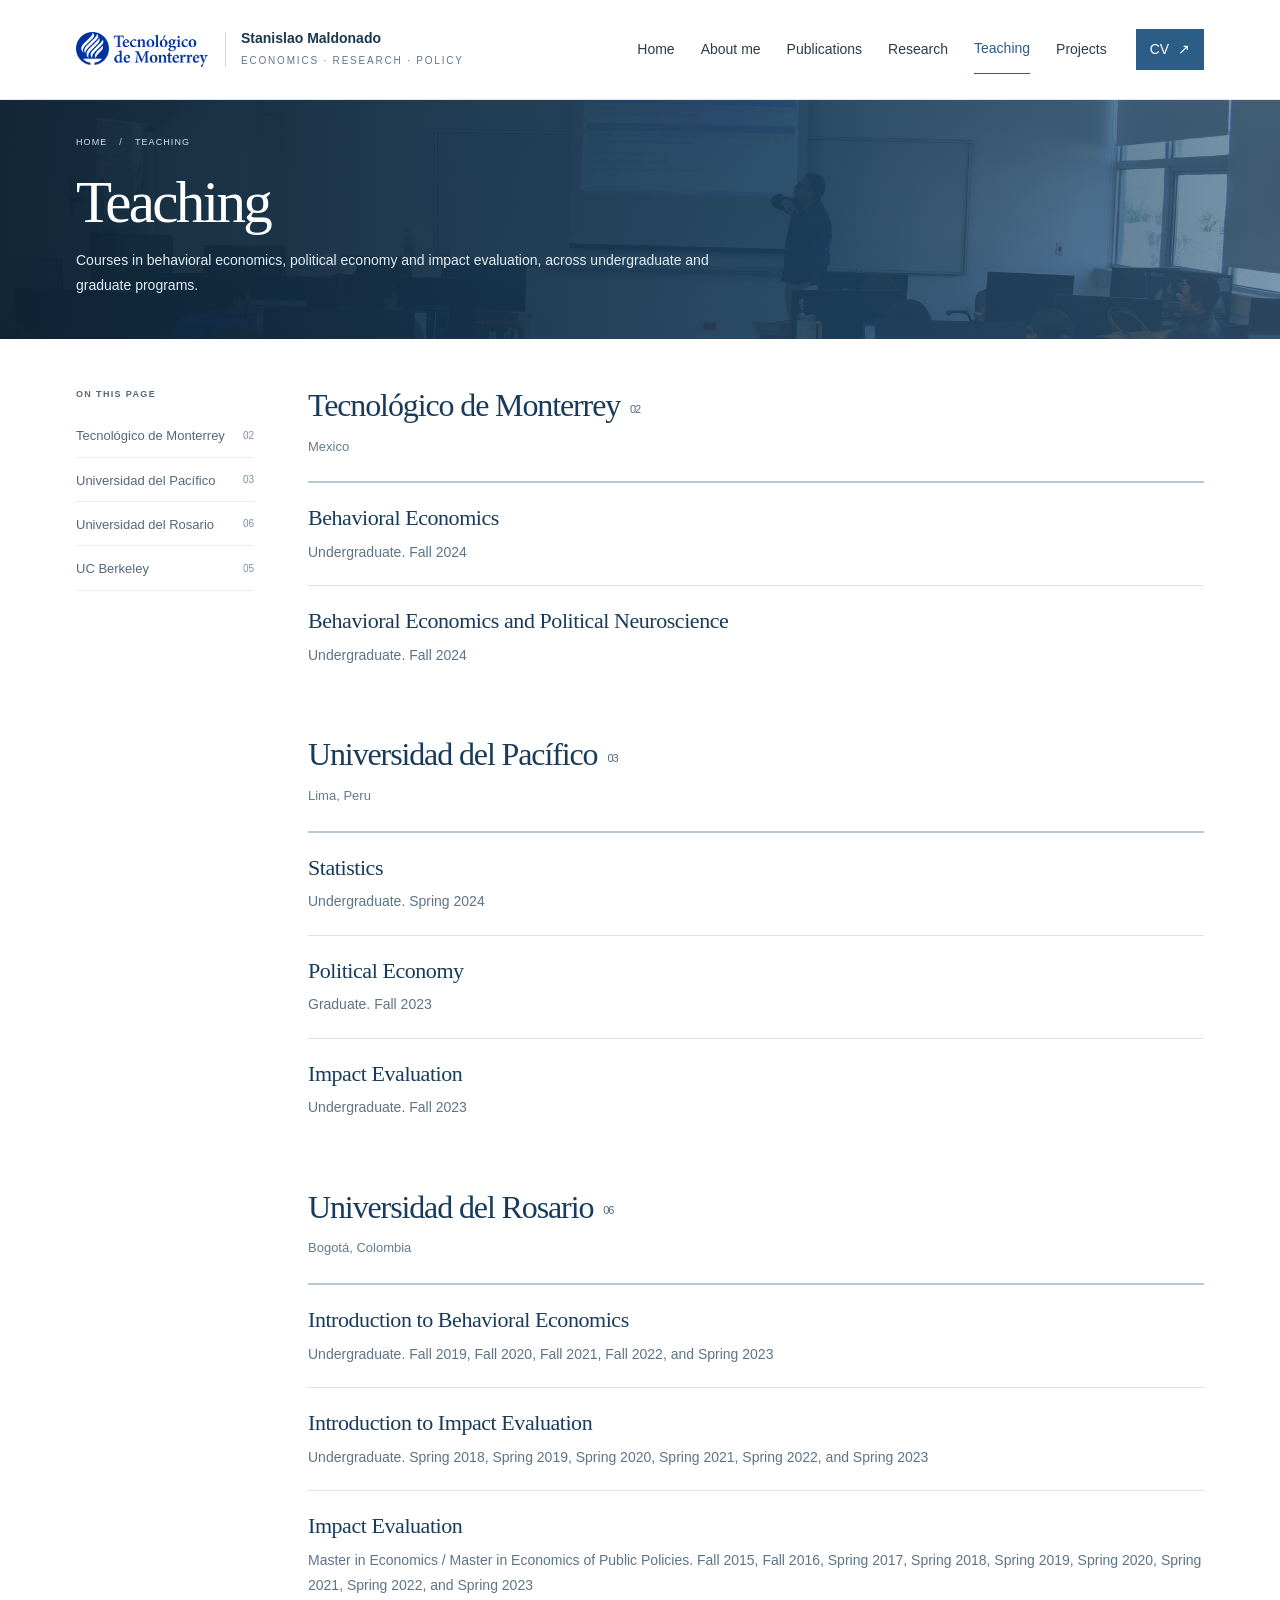
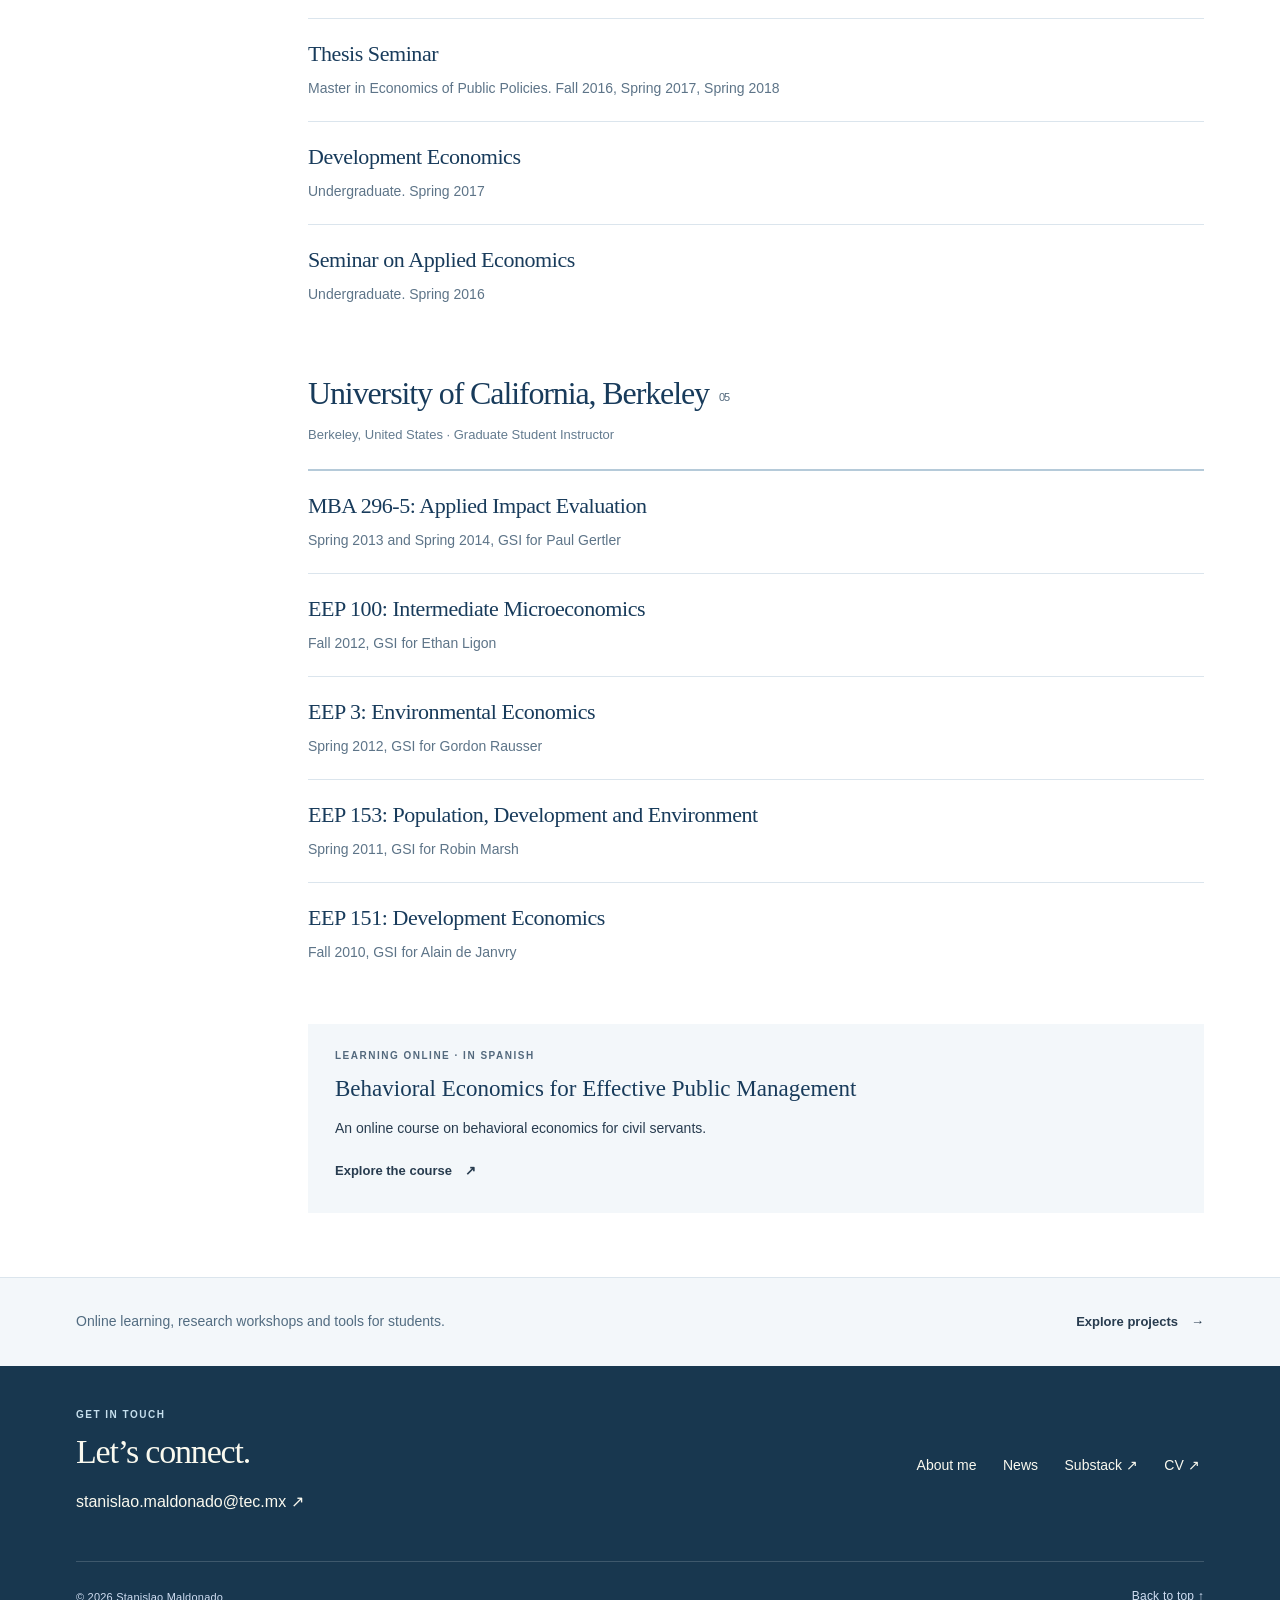
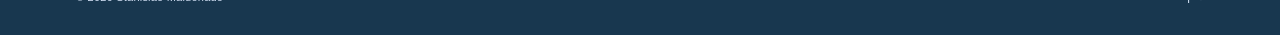
<file: teaching/index.html>
<!doctype html><html lang="en"><head><meta charset="utf-8"><meta name="viewport" content="width=device-width, initial-scale=1"><meta name="theme-color" content="#2c5d87"><meta name="description" content="Courses in behavioral economics, political economy and impact evaluation, across undergraduate and graduate programs."><title>Teaching — Stanislao Maldonado</title><link rel="icon" href="../assets/favicon.svg" type="image/svg+xml"><link rel="stylesheet" href="../assets/home.css"><link rel="stylesheet" href="../assets/sections.css"><link rel="canonical" href="https://www.stanislaomaldonado.org/teaching/"><meta name="author" content="Stanislao Maldonado"><link rel="stylesheet" href="../assets/refinements.css?v=7ac43502"></head><body id="top"><a class="skip" href="#main">Skip to content</a>
  <header class="site-header">
    <div class="header-inner wrap">
      <a class="brand" href="../index.html" aria-label="Stanislao Maldonado, home">
        <span class="tec-lockup"><img class="tec-logo" src="../assets/logo-tec.png" width="800" height="211" alt="Tecnológico de Monterrey"></span>
        <span><span class="brand-name">Stanislao Maldonado</span><span class="brand-field">Economics · Research · Policy</span></span>
      </a>
      <nav class="desktop-nav" aria-label="Main navigation">
        <a href="../index.html">Home</a>
        <a href="../about/index.html">About me</a>
        <a href="../publications/index.html">Publications</a>
        <a href="../research/index.html">Research</a>
        <a href="../teaching/index.html" aria-current="page">Teaching</a>
        <a href="../projects/index.html">Projects</a>
        <a class="nav-cv" href="../documents/cv/stanislao-maldonado-cv.pdf" target="_blank" rel="noopener noreferrer" aria-label="Curriculum vitae PDF, opens in a new tab" data-document-id="CV">CV <span class="arrow" aria-hidden="true">↗</span></a>
      </nav>
      <details class="mobile-nav">
        <summary>Menu</summary>
        <nav class="mobile-menu" aria-label="Mobile navigation">
          <a href="../index.html">Home</a>
          <a href="../about/index.html">About me</a>
          <a href="../publications/index.html">Publications</a>
          <a href="../research/index.html">Research</a>
          <a href="../teaching/index.html" aria-current="page">Teaching</a>
          <a href="../projects/index.html">Projects</a>
          <a href="../documents/cv/stanislao-maldonado-cv.pdf" target="_blank" rel="noopener noreferrer" data-document-id="CV">Curriculum vitae ↗</a>
          <a href="#contact">Contact</a>
        </nav>
      </details>
    </div>
  </header>
<main id="main"><section class="subpage-hero" aria-labelledby="page-title"><div class="wrap"><div class="breadcrumb"><a href="../index.html">Home</a><span aria-hidden="true">/</span><span>Teaching</span></div><h1 id="page-title">Teaching</h1><p class="lead">Courses in behavioral economics, political economy and impact evaluation, across undergraduate and graduate programs.</p></div></section><div class="page-content wrap"><div class="section-layout"><aside class="page-aside"><div class="eyebrow">On this page</div><nav aria-label="On this page"><a href="#tec">Tecnológico de Monterrey<span>02</span></a><a href="#pacifico">Universidad del Pacífico<span>03</span></a><a href="#rosario">Universidad del Rosario<span>06</span></a><a href="#berkeley">UC Berkeley<span>05</span></a></nav></aside><div><section class="content-section teaching-coursework" id="tec"><h2>Tecnológico de Monterrey<span class="count">02</span></h2><p class="institution-meta">Mexico</p><article class="course" data-content-id="T01"><h3>Behavioral Economics</h3><p>Undergraduate. Fall 2024</p></article><article class="course" data-content-id="T02"><h3>Behavioral Economics and Political Neuroscience</h3><p>Undergraduate. Fall 2024</p></article></section><section class="content-section teaching-coursework" id="pacifico"><h2>Universidad del Pacífico<span class="count">03</span></h2><p class="institution-meta">Lima, Peru</p><article class="course" data-content-id="T03"><h3>Statistics</h3><p>Undergraduate. Spring 2024</p></article><article class="course" data-content-id="T04"><h3>Political Economy</h3><p>Graduate. Fall 2023</p></article><article class="course" data-content-id="T05"><h3>Impact Evaluation</h3><p>Undergraduate. Fall 2023</p></article></section><section class="content-section teaching-coursework" id="rosario"><h2>Universidad del Rosario<span class="count">06</span></h2><p class="institution-meta">Bogotá, Colombia</p><article class="course" data-content-id="T06"><h3>Introduction to Behavioral Economics</h3><p>Undergraduate. Fall 2019, Fall 2020, Fall 2021, Fall 2022, and Spring 2023</p></article><article class="course" data-content-id="T07"><h3>Introduction to Impact Evaluation</h3><p>Undergraduate. Spring 2018, Spring 2019, Spring 2020, Spring 2021, Spring 2022, and Spring 2023</p></article><article class="course" data-content-id="T08"><h3>Impact Evaluation</h3><p>Master in Economics / Master in Economics of Public Policies. Fall 2015, Fall 2016, Spring 2017, Spring 2018, Spring 2019, Spring 2020, Spring 2021, Spring 2022, and Spring 2023</p></article><article class="course" data-content-id="T09"><h3>Thesis Seminar</h3><p>Master in Economics of Public Policies. Fall 2016, Spring 2017, Spring 2018</p></article><article class="course" data-content-id="T10"><h3>Development Economics</h3><p>Undergraduate. Spring 2017</p></article><article class="course" data-content-id="T11"><h3>Seminar on Applied Economics</h3><p>Undergraduate. Spring 2016</p></article></section><section class="content-section teaching-coursework" id="berkeley"><h2>University of California, Berkeley<span class="count">05</span></h2><p class="institution-meta">Berkeley, United States · Graduate Student Instructor</p><article class="course" data-content-id="T12"><h3>MBA 296-5: Applied Impact Evaluation</h3><p>Spring 2013 and Spring 2014, GSI for Paul Gertler</p></article><article class="course" data-content-id="T13"><h3>EEP 100: Intermediate Microeconomics</h3><p>Fall 2012, GSI for Ethan Ligon</p></article><article class="course" data-content-id="T14"><h3>EEP 3: Environmental Economics</h3><p>Spring 2012, GSI for Gordon Rausser</p></article><article class="course" data-content-id="T15"><h3>EEP 153: Population, Development and Environment</h3><p>Spring 2011, GSI for Robin Marsh</p></article><article class="course" data-content-id="T16"><h3>EEP 151: Development Economics</h3><p>Fall 2010, GSI for Alain de Janvry</p></article></section><aside class="course-resource"><div class="eyebrow">Learning online · In Spanish</div><h3>Behavioral Economics for Effective Public Management</h3><p>An online course on behavioral economics for civil servants.</p><a class="text-link" href="https://www.edx.org/es/learn/behavioral-economics/universidad-del-rosario-economia-del-comportamiento-para-una-gestion-publica-efectiva" target="_blank" rel="noopener noreferrer">Explore the course <span aria-hidden="true">↗</span></a></aside></div></div></div></main>
<div class="related-strip"><div class="wrap"><p>Online learning, research workshops and tools for students.</p><a class="text-link" href="../projects/index.html">Explore projects <span aria-hidden="true">→</span></a></div></div>
  <footer id="contact" class="site-footer">
    <div class="wrap"><div class="footer-main">
      <div><div class="eyebrow">Get in touch</div><h2>Let’s connect.</h2><a class="email" href="mailto:stanislao.maldonado@tec.mx">stanislao.maldonado@tec.mx <span class="arrow" aria-hidden="true">↗</span></a></div>
      <div class="footer-social"><a href="../about/index.html">About me</a><a href="../index.html#news">News</a><a href="https://smaldonadoz.substack.com/" target="_blank" rel="noopener noreferrer">Substack ↗</a><a href="../documents/cv/stanislao-maldonado-cv.pdf" target="_blank" rel="noopener noreferrer" data-document-id="CV">CV ↗</a></div>
    </div><div class="footer-bottom"><span>© 2026 Stanislao Maldonado</span><a href="#top">Back to top ↑</a></div></div>
  </footer></body></html>
</file>
<file: assets/home.css>
:root {
  --paper: #ffffff;
  --white: #ffffff;
  --ink: #183b5b;
  --body: #283c4f;
  --muted: #53697d;
  --line: #dbe4f1;
  --wash: #f3f7fa;
  --serif: Georgia, 'Times New Roman', serif;
  --sans: 'Segoe UI', Arial, sans-serif;
}
* { box-sizing: border-box; }
html { scroll-behavior: smooth; scroll-padding-top: 28px; }
body { margin: 0; background: var(--paper); color: var(--body); font: 16px/1.65 var(--sans); -webkit-font-smoothing: antialiased; }
a { color: inherit; text-decoration-thickness: 1px; text-underline-offset: 5px; }
button, summary, a { -webkit-tap-highlight-color: transparent; }
a:focus-visible, summary:focus-visible { outline: 3px solid #3b7fa9; outline-offset: 6px; }
::selection { background: #dceaff; color: #183b5b; }
.wrap { max-width: 1240px; margin: 0 auto; padding-left: 56px; padding-right: 56px; }
.skip { position: absolute; left: 20px; top: -100px; z-index: 20; background: var(--ink); color: white; padding: 12px 20px; }
.skip:focus { top: 12px; }
.site-header { border-bottom: 1px solid var(--line); }
.header-inner { min-height: 99px; display: flex; align-items: center; justify-content: space-between; gap: 30px; }
.brand { display: flex; gap: 13px; align-items: center; text-decoration: none; flex-shrink: 0; }
.monogram { font: italic 36px/1 var(--serif); color: var(--ink); letter-spacing: -3px; border-right: 1px solid #ccd9eb; padding: 1px 17px 3px 0; }
.brand-name { display: block; font-size: 14px; font-weight: 600; line-height: 1.4; }
.brand-field { display: block; font-size: 10px; letter-spacing: .18em; color: var(--muted); margin-top: 4px; text-transform: uppercase; }
.desktop-nav { display: flex; align-items: center; gap: 26px; }
.desktop-nav a { font-size: 13px; text-decoration: none; padding: 12px 0; }
.desktop-nav a:not(.nav-cv):hover { color: var(--ink); text-decoration: underline; }
.desktop-nav a[aria-current] { color: var(--ink); border-bottom: 1px solid var(--ink); }
.desktop-nav .nav-cv { padding: 8px 13px; border: 1px solid #b5c8e4; margin-left: 3px; }
.desktop-nav .nav-cv:hover { background: var(--wash); }
.mobile-nav { display: none; }
.arrow { display: inline-block; margin-left: 5px; }
.eyebrow { font-size: 10px; text-transform: uppercase; letter-spacing: .15em; font-weight: 600; color: var(--muted); }
.hero { display: grid; grid-template-columns: 1.55fr 1fr; column-gap: 94px; align-items: center; padding-top: 68px; padding-bottom: 67px; }
.hero .eyebrow { display: flex; align-items: center; gap: 10px; }
.hero .eyebrow::before { content: ''; width: 24px; height: 1px; background: var(--ink); }
h1 { font: 400 clamp(66px, 6.6vw, 94px)/1.01 var(--serif); letter-spacing: -.06em; color: var(--ink); margin: 23px 0 26px; }
h1 span { display: block; }
.hero-tagline { font: 400 23px/1.4 var(--serif); letter-spacing: -.025em; color: var(--ink); margin: 0 0 14px; }
.hero-description { max-width: 500px; font-size: 14px; line-height: 1.8; margin: 0; }
.hero-actions { display: flex; align-items: center; flex-wrap: wrap; gap: 26px; margin-top: 28px; }
.button { display: inline-flex; gap: 20px; align-items: center; background: var(--ink); color: var(--white); padding: 12px 20px; text-decoration: none; font-size: 12px; font-weight: 600; border: 1px solid var(--ink); transition: background .16s; }
.button:hover { background: #326a96; }
.text-link { font-size: 12px; font-weight: 600; text-decoration: none; display: inline-flex; gap: 13px; align-items: center; padding: 8px 0; }
.text-link:hover { text-decoration: underline; }
.portrait { margin: 0; position: relative; padding-left: 16px; padding-bottom: 16px; }
.portrait::before { content: ''; position: absolute; background: #e6effb; inset: 25px 14px 0 0; z-index: -1; }
.portrait img { display: block; width: 100%; height: auto; max-height: 394px; aspect-ratio: 480/590; object-fit: cover; object-position: center; }
.portrait figcaption { display: flex; justify-content: space-between; gap: 15px; font-size: 9px; text-transform: uppercase; letter-spacing: .12em; color: var(--muted); margin: 13px 0 0; }
.topics { border-top: 1px solid var(--line); border-bottom: 1px solid var(--line); padding: 17px 0; display: grid; grid-template-columns: 1fr 1fr 1fr; }
.topics span { font-size: 11px; text-transform: uppercase; letter-spacing: .11em; color: var(--ink); display: flex; justify-content: center; align-items: center; gap: 12px; }
.topics span:first-child { justify-content: flex-start; }
.topics span:last-child { justify-content: flex-end; }
.topics span + span { border-left: 1px solid var(--line); }
.topics i { font: italic 12px var(--serif); color: #587aab; letter-spacing: 0; }
.research-section { padding-top: 66px; padding-bottom: 66px; }
.section-heading { display: flex; justify-content: space-between; align-items: flex-end; gap: 32px; margin-bottom: 29px; }
h2 { font: 400 39px/1.18 var(--serif); letter-spacing: -.035em; color: var(--ink); margin: 10px 0 0; }
.section-heading .text-link { white-space: nowrap; margin-bottom: 3px; }
.paper-row { display: grid; grid-template-columns: 114px 1fr 115px; gap: 25px; align-items: start; padding: 26px 0; border-top: 1px solid var(--line); }
.paper-date { font-size: 11px; color: var(--muted); padding-top: 4px; line-height: 1.5; }
.paper-date span { display: block; font-size: 9px; letter-spacing: .1em; text-transform: uppercase; margin-top: 4px; }
.paper-row h3 { font: normal 22px/1.35 var(--serif); color: var(--ink); letter-spacing: -.02em; margin: 0 0 7px; max-width: 700px; }
.paper-row h3 a { text-decoration: none; }
.paper-row h3 a:hover { text-decoration: underline; }
.paper-meta { font-size: 11px; color: var(--muted); margin: 0; }
.paper-links { text-align: right; padding-top: 2px; }
.paper-links a { font-size: 11px; display: inline-block; margin-bottom: 7px; }
.paper-links .secondary { font-size: 10px; color: var(--muted); }
.publication-band { background: var(--wash); border-top: 1px solid #dce7f5; border-bottom: 1px solid #dce7f5; }
.publication-inner { padding-top: 54px; padding-bottom: 60px; }
.publication-grid { display: grid; grid-template-columns: repeat(3, 1fr); }
.publication { padding: 7px 29px 0; border-left: 1px solid #cddcef; display: flex; flex-direction: column; }
.publication:first-child { padding-left: 0; border-left: 0; }
.publication:last-child { padding-right: 0; }
.journal { font-size: 9px; letter-spacing: .08em; text-transform: uppercase; color: var(--muted); margin-bottom: 11px; }
.publication h3 { font: normal 21px/1.4 var(--serif); color: var(--ink); letter-spacing: -.02em; margin: 0 0 13px; }
.publication h3 a { text-decoration: none; }
.publication h3 a:hover { text-decoration: underline; }
.publication p { font-size: 11px; color: var(--muted); margin: auto 0 18px; padding-top: 4px; }
.publication .text-link { align-self: flex-start; font-size: 11px; }
.engagement { padding-top: 64px; padding-bottom: 64px; display: grid; grid-template-columns: .8fr 1.7fr; column-gap: 90px; }
.engagement-intro p { font-size: 13px; max-width: 240px; margin: 19px 0; }
.engagement-list { padding-top: 4px; }
.engagement-item { display: grid; grid-template-columns: 42px 1fr 24px; gap: 16px; border-top: 1px solid var(--line); padding: 22px 0; text-decoration: none; }
.engagement-item:first-child { border-top: 0; padding-top: 0; }
.engagement-number { font: italic 13px var(--serif); color: #7691b9; padding-top: 3px; }
.engagement-item h3 { font: normal 21px/1.3 var(--serif); margin: 0 0 6px; letter-spacing: -.02em; color: var(--ink); }
.engagement-item p { font-size: 12px; line-height: 1.7; margin: 0; max-width: 470px; color: var(--muted); }
.engagement-item:hover h3 { text-decoration: underline; text-underline-offset: 4px; }
.engagement-item > .arrow { font-size: 18px; color: var(--ink); }
.about-section { padding-bottom: 64px; }
.about-inner { border-top: 1px solid var(--line); padding-top: 38px; display: grid; grid-template-columns: .8fr 1.7fr; gap: 90px; }
.about-copy p { font-size: 13px; line-height: 1.9; margin: 0 0 16px; }
.about-copy a { text-decoration-color: #b5c9e5; }
.site-footer { background: var(--ink); color: #faf9ef; }
.footer-main { padding-top: 41px; padding-bottom: 37px; display: flex; align-items: center; justify-content: space-between; gap: 30px; }
.footer-main h2 { color: inherit; font-size: 34px; margin: 0 0 8px; }
.footer-main .eyebrow { color: #ceddf6; margin-bottom: 9px; }
.email { font-size: 14px; text-decoration: none; }
.email:hover { text-decoration: underline; }
.footer-social { display: flex; gap: 27px; align-items: center; }
.footer-social a { font-size: 12px; text-decoration: none; }
.footer-social a:hover { text-decoration: underline; }
.footer-bottom { display: flex; justify-content: space-between; gap: 20px; border-top: 1px solid #315783; padding-top: 15px; padding-bottom: 18px; font-size: 9px; color: #cfddf2; letter-spacing: .02em; }
.footer-bottom a { text-decoration: none; }
.footer-bottom a:hover { text-decoration: underline; }
@media (min-width: 1550px) { .wrap { max-width: 1320px; } .hero { column-gap: 120px; } .portrait img { max-height: 420px; } }
@media (max-width: 1090px) {
  .wrap { padding-left: 38px; padding-right: 38px; }
  .hero { column-gap: 50px; }
  .desktop-nav { gap: 18px; }
  .brand-name { font-size: 12px; }
  .brand-field { font-size: 9px; }
  .hero .eyebrow { font-size: 9px; letter-spacing: .11em; }
  .hero-tagline { font-size: 21px; }
  .engagement, .about-inner { gap: 45px; }
}
@media (max-width: 800px) {
  .wrap { padding-left: 26px; padding-right: 26px; }
  .header-inner { min-height: 83px; }
  .desktop-nav { display: none; }
  .mobile-nav { display: block; position: relative; }
  .mobile-nav summary { list-style: none; font-size: 11px; border: 1px solid #b5c8e4; padding: 8px 12px; cursor: pointer; display: flex; align-items: center; gap: 15px; }
  .mobile-nav summary::-webkit-details-marker { display: none; }
  .mobile-nav summary::after { content: '+'; font-size: 18px; line-height: 1; }
  .mobile-nav[open] summary::after { content: '−'; }
  .mobile-menu { position: absolute; right: 0; top: 48px; width: 200px; background: var(--white); border: 1px solid var(--line); padding: 12px 17px; z-index: 9; box-shadow: 0 12px 24px #183b5b12; }
  .mobile-menu a { display: block; padding: 10px 2px; font-size: 13px; text-decoration: none; }
  .mobile-menu a:hover { text-decoration: underline; }
  .hero { padding-top: 43px; padding-bottom: 42px; column-gap: 30px; grid-template-columns: 1.3fr 1fr; }
  h1 { font-size: 64px; }
  .hero .eyebrow { line-height: 1.7; }
  .hero .eyebrow::before { display: none; }
  .hero-description { font-size: 13px; }
  .hero-tagline { font-size: 20px; }
  .hero-actions { gap: 17px; }
  .portrait { padding-left: 9px; }
  .portrait figcaption { flex-direction: column; gap: 0; font-size: 8px; }
  .topics span { font-size: 9px; letter-spacing: .04em; gap: 7px; }
  .topics i { display: none; }
  .paper-row { grid-template-columns: 80px 1fr 84px; gap: 18px; }
  .paper-row h3 { font-size: 20px; }
  .publication { padding-left: 21px; padding-right: 21px; }
  .publication h3 { font-size: 19px; }
  .publication .journal { font-size: 8px; }
  .engagement { grid-template-columns: .85fr 1.4fr; gap: 35px; }
  h2 { font-size: 33px; }
  .about-inner { grid-template-columns: .85fr 1.4fr; gap: 35px; }
}
@media (max-width: 560px) {
  .wrap { padding-left: 23px; padding-right: 23px; }
  .header-inner { min-height: 78px; gap: 15px; }
  .monogram { font-size: 30px; padding-right: 13px; }
  .brand { gap: 11px; }
  .brand-name { font-size: 11px; }
  .brand-field { font-size: 8px; }
  .hero { display: flex; flex-direction: column; align-items: stretch; padding-top: 34px; padding-bottom: 31px; }
  .hero .eyebrow { font-size: 8px; letter-spacing: .1em; }
  h1 { font-size: clamp(52px,15vw,73px); line-height: 1; margin: 20px 0 22px; letter-spacing: -.055em; }
  .hero-tagline { font-size: 21px; max-width: 340px; }
  .hero-description { font-size: 12px; line-height: 1.85; }
  .hero-actions { margin-top: 23px; gap: 21px; }
  .button { font-size: 11px; padding: 11px 15px; gap: 14px; }
  .text-link { font-size: 11px; gap: 10px; }
  .portrait { margin-top: 32px; margin-left: auto; width: min(100%,310px); padding-left: 13px; padding-bottom: 11px; }
  .portrait img { width: 100%; aspect-ratio: 1.15; max-height: none; object-position: center 31%; }
  .portrait::before { inset: 15px 13px 0 0; }
  .portrait figcaption { flex-direction: row; justify-content: space-between; font-size: 8px; margin-top: 10px; }
  .topics { padding: 12px 0; gap: 0; }
  .topics span { font-size: 7px; letter-spacing: .025em; line-height: 1.7; text-align: center; padding: 0 6px; }
  .topics span:first-child { padding-left: 0; }
  .topics span:last-child { padding-right: 0; }
  .research-section { padding-top: 38px; padding-bottom: 33px; }
  .section-heading { gap: 15px; align-items: flex-start; margin-bottom: 22px; }
  .section-heading .text-link { font-size: 10px; line-height: 1.6; padding-top: 5px; gap: 8px; margin-top: 21px; }
  .eyebrow { font-size: 8px; letter-spacing: .12em; }
  h2 { font-size: 29px; margin-top: 8px; }
  .paper-row { grid-template-columns: 1fr; gap: 10px; padding: 20px 0; }
  .paper-date { font-size: 9px; padding: 0; }
  .paper-date span { display: inline; margin-left: 8px; font-size: 8px; }
  .paper-row h3 { font-size: 22px; line-height: 1.35; margin-bottom: 7px; }
  .paper-meta { font-size: 10px; }
  .paper-links { text-align: left; padding-top: 1px; display: flex; gap: 20px; flex-wrap: wrap; }
  .paper-links a, .paper-links .secondary { font-size: 10px; margin: 0; }
  .publication-inner { padding-top: 34px; padding-bottom: 35px; }
  .publication-grid { grid-template-columns: 1fr; }
  .publication { padding: 22px 0; border-left: 0; border-top: 1px solid #cddcef; }
  .publication:first-child { padding-top: 0; border-top: 0; }
  .publication:last-child { padding-bottom: 0; }
  .publication h3 { font-size: 22px; line-height: 1.4; margin-bottom: 10px; }
  .publication .journal { font-size: 8px; margin-bottom: 8px; }
  .publication p { font-size: 10px; padding-top: 0; margin: 0 0 8px; }
  .engagement { grid-template-columns: 1fr; padding-top: 36px; padding-bottom: 36px; gap: 25px; }
  .engagement-intro p { font-size: 12px; max-width: 310px; margin: 14px 0 0; }
  .engagement-item { grid-template-columns: 26px 1fr 18px; gap: 10px; padding: 19px 0; }
  .engagement-item h3 { font-size: 20px; }
  .engagement-item p { font-size: 11px; }
  .about-section { padding-bottom: 35px; }
  .about-inner { grid-template-columns: 1fr; gap: 20px; padding-top: 30px; }
  .about-copy p { font-size: 12px; }
  .footer-main { padding-top: 30px; padding-bottom: 25px; align-items: flex-start; flex-direction: column; gap: 24px; }
  .footer-main h2 { font-size: 31px; }
  .email { font-size: 12px; overflow-wrap: anywhere; }
  .footer-social { gap: 24px; }
  .footer-social a { font-size: 10px; }
  .footer-bottom { flex-direction: column; gap: 5px; font-size: 8px; padding-top: 13px; padding-bottom: 15px; }
}
@media (max-width: 360px) {
  .brand-field { display: none; }
  .brand-name { max-width: 100px; font-size: 10px; }
  .brand { gap: 9px; }
  .hero .eyebrow { font-size: 7px; }
}
@media (prefers-reduced-motion: reduce) { html { scroll-behavior: auto; } * { transition: none !important; } }
@media print { .desktop-nav,.mobile-nav,.hero-actions,.footer-bottom { display: none; } .wrap { padding: 0 20px; } .hero { padding: 25px 0; } body { background: white; } .site-footer { background: white; color: var(--ink); } .footer-main h2 { color: var(--ink); } a { text-decoration: none; } .paper-row,.publication { break-inside: avoid; } }

/* Visual proposal 02: white, blue and photographic backgrounds. */
:root { --ink: #183b5b; --blue: #2c5d87; --paper: #ffffff; --wash: #f3f7fa; }
.site-header { background: #fff; border-bottom-color: #e0e8f4; }
.monogram { color: var(--blue); }
.brand-name { color: #19384e; }
.desktop-nav a[aria-current] { color: var(--blue); border-bottom-color: var(--blue); }
.desktop-nav .nav-cv { background: var(--blue); border-color: var(--blue); color: #fff; }
.desktop-nav .nav-cv:hover { background: #234e72; }
.hero-scene { position: relative; isolation: isolate; background: #183b5b url("teaching-dsc-0204.jpg") center 46% / cover no-repeat; }
.hero-scene::before { content: ''; position: absolute; z-index: -1; inset: 0; background: linear-gradient(90deg,rgba(5,22,53,.96) 0%,rgba(0,42,113,.89) 45%,rgba(0,57,166,.48) 100%); }
.hero { color: white; padding-top: 61px; padding-bottom: 58px; column-gap: 100px; }
.hero h1, .hero .hero-tagline { color: #fff; }
.hero .eyebrow { color: #dce9ff; }
.hero .eyebrow::before { background: #91bcff; }
.hero-description { color: #e4edff; }
.hero .button { background: #fff; color: #2c5d87; border-color: #fff; }
.hero .button:hover { background: #e6efff; }
.hero .text-link { color: #fff; }
.hero h1 { margin-top: 23px; }
.portrait { width: 100%; max-width: 292px; justify-self: end; padding: 10px 10px 9px; background: #fff; border: 1px solid #ffffff8c; box-shadow: 0 16px 45px #102a3c40; }
.portrait::before { display: none; }
.portrait img { max-height: 336px; aspect-ratio: 480 / 590; }
.portrait figcaption { color: #466087; font-size: 8px; margin-top: 10px; letter-spacing: .08em; }
.topics { border-top: 0; border-bottom-color: #d6e2f4; padding-top: 21px; padding-bottom: 21px; }
.topics span { color: var(--blue); }
.paper-row h3 a:hover { color: var(--blue); }
.paper-links a { color: #2c5d87; }
.publication-band { background: #f3f7fa; }
.publication h3 { color: #183b5b; }
.engagement-scene { position: relative; isolation: isolate; background: #183b5b url("teaching-dsc-0204.jpg") center 53% / cover no-repeat; }
.engagement-scene::before { content: ''; position: absolute; inset: 0; z-index: -1; background: linear-gradient(90deg,rgba(5,23,57,.95) 0%,rgba(0,43,119,.91) 49%,rgba(0,57,166,.73) 100%); }
.engagement { padding-top: 63px; padding-bottom: 58px; }
.engagement h2, .engagement-item h3, .engagement-item > .arrow { color: #fff; }
.engagement .eyebrow { color: #c9defe; }
.engagement-intro p, .engagement-item p { color: #e1ebfc; }
.engagement-number { color: #a6c9ff; }
.engagement-item { border-top-color: #ffffff30; }
.about-section { padding-top: 53px; }
.about-inner { border-top: 0; padding-top: 0; }
.site-footer { background: #18374f; }
.footer-main .eyebrow { color: #c4d9ff; }
.image-credits { font-size: 9px; line-height: 1.7; color: #c7d7f1; padding-bottom: 16px; }
.image-credits a { text-decoration-color: #6d8aba; }
.footer-bottom { border-top-color: #ffffff2a; }
.mobile-nav summary { color: #2c5d87; border-color: #c1d1ed; }
@media (min-width:1550px) { .portrait { max-width: 320px; } .portrait img { max-height: 378px; } }
@media (max-width:1090px) { .hero { column-gap: 62px; } .portrait { max-width: 265px; } .portrait img { max-height: 310px; } }
@media (max-width:800px) {
  .hero { column-gap: 32px; padding-top: 45px; padding-bottom: 43px; }
  .portrait { max-width: 240px; padding: 8px; }
  .portrait figcaption { flex-direction: row; font-size: 7px; gap: 7px; }
  .hero-scene { background-position: 58% center; }
  .about-section { padding-top: 37px; }
}
@media (max-width:560px) {
  .hero { padding-top: 34px; padding-bottom: 32px; }
  .hero-scene { background-position: 63% center; }
  .hero-scene::before { background: linear-gradient(110deg,rgba(5,23,57,.96) 0%,rgba(0,43,119,.88) 63%,rgba(0,57,166,.65) 100%); }
  .portrait { width: 200px; margin-left: auto; margin-top: 28px; padding: 8px 8px 7px; }
  .portrait img { width: 100%; height: auto; max-height: none; aspect-ratio: 1.1; object-position: center 31%; }
  .portrait figcaption { font-size: 6px; margin-top: 8px; }
  .topics { padding-top: 15px; padding-bottom: 15px; }
  .engagement { padding-top: 38px; padding-bottom: 34px; }
  .engagement-scene { background-position: 58% center; }
  .engagement-scene::before { background: rgba(3,35,91,.90); }
  .about-section { padding-top: 34px; }
  .image-credits { font-size: 8px; max-width: 310px; padding-bottom: 14px; }
}
@media print { .hero-scene,.engagement-scene { background: #fff; } .hero-scene::before,.engagement-scene::before { display: none; } .hero h1,.hero .hero-tagline,.hero .eyebrow,.hero-description,.engagement h2,.engagement-item h3,.engagement-intro p,.engagement-item p { color: #183b5b; } .portrait { box-shadow: none; } .image-credits { color: #53697d; } }

/* Proposal 03: personal photography, Tec identity and steel blue. */
:root { --ink: #183b5b; --blue: #2c5d87; --wash: #f3f7fa; --body: #283c4f; --muted: #53697d; --line: #dbe5ed; }
.brand { gap: 15px; }
.tec-lockup { display: flex; align-items: center; padding-right: 17px; border-right: 1px solid #cddbe5; flex-shrink: 0; }
.tec-logo { display: block; width: 132px; height: auto; }
.brand-name { color: #19384e; }
.brand-field { color: #60768b; }
.desktop-nav .nav-cv { background: #2c5d87; border-color: #2c5d87; }
.desktop-nav .nav-cv:hover { background: #234e72; }
.hero-scene { background-image: url("teaching-dsc-0204.jpg"); background-color: #203f5a; background-position: center 45%; }
.hero-scene::before { background: linear-gradient(90deg,rgba(14,35,53,.95) 0%,rgba(27,64,94,.85) 44%,rgba(54,96,130,.49) 100%); }
.hero .eyebrow { color: #dce9f3; }
.hero .eyebrow::before { background: #a1bfd5; }
.hero-description { color: #e7f0f7; }
.hero .button { color: #214f74; }
.hero .button:hover { background: #e6f0f7; }
.portrait { box-shadow: 0 16px 45px #102a3c3b; }
.portrait img { aspect-ratio: 480 / 590; object-fit: cover; object-position: center 27%; }
.portrait figcaption { color: #526d84; }
.topics { border-bottom-color: #dce6ee; }
.topics span { color: #2c5d87; }
.paper-links a { color: #2c5d87; }
.publication-band { background: #f3f7fa; }
.publication h3 { color: #183b5b; }
.engagement-scene { background-image: url("teaching-dsc-0204.jpg"); background-color: #203f5a; background-position: center 65%; }
.engagement-scene::before { background: linear-gradient(90deg,rgba(14,35,53,.95) 0%,rgba(27,64,94,.89) 49%,rgba(54,96,130,.76) 100%); }
.engagement .eyebrow { color: #d0e3f0; }
.engagement-intro p, .engagement-item p { color: #e5eff5; }
.engagement-number { color: #b0ccde; }
.site-footer { background: #18374f; }
.footer-main .eyebrow { color: #c6dfed; }
.mobile-nav summary { color: #2c5d87; border-color: #c4d6e3; }
@media (max-width:1090px) {
  .tec-logo { width: 118px; }
  .tec-lockup { padding-right: 13px; }
  .brand { gap: 12px; }
}
@media (max-width:800px) {
  .tec-logo { width: 119px; }
  .hero-scene { background-position: 58% center; }
}
@media (max-width:560px) {
  .tec-logo { width: 92px; }
  .tec-lockup { padding-right: 12px; }
  .brand { gap: 11px; }
  .brand-field { display: none; }
  .brand-name { font-size: 11px; max-width: 110px; }
  .hero-scene { background-position: 58% center; }
  .hero-scene::before { background: linear-gradient(110deg,rgba(14,35,53,.96) 0%,rgba(27,64,94,.86) 63%,rgba(54,96,130,.62) 100%); }
  .portrait img { aspect-ratio: 1.1; object-position: center 25%; }
  .engagement-scene { background-position: 60% center; }
  .engagement-scene::before { background: rgba(23,57,83,.90); }
}
@media (max-width:360px) {
  .tec-logo { width: 70px; }
  .tec-lockup { padding-right: 8px; }
  .brand { gap: 8px; }
  .brand-name { max-width: 72px; font-size: 10px; }
  .header-inner { gap: 10px; }
}
@media print { .hero-scene,.engagement-scene { background-image: none; } .hero h1,.hero .hero-tagline,.hero .eyebrow,.hero-description,.engagement h2,.engagement-item h3,.engagement-intro p,.engagement-item p { color: #183b5b; } }

/* Expanded biography and homepage news. */
.about-section { padding-top: 54px; padding-bottom: 0; }
.about-inner { border-bottom: 1px solid var(--line); padding-bottom: 46px; }
.about-copy p { font-size: 14px; line-height: 1.9; margin-bottom: 17px; }
.about-copy a { text-decoration-color: #afc3d1; }
.about-actions { display: flex; align-items: center; flex-wrap: wrap; gap: 12px 27px; margin-top: 20px; }
.research-section { padding-top: 51px; }
.news-section { padding-bottom: 59px; }
.news-section .section-heading { border-top: 1px solid var(--line); padding-top: 41px; margin-bottom: 27px; }
.news-intro { font-size: 12px; line-height: 1.8; color: var(--muted); max-width: 260px; margin: 0 0 3px; }
.news-grid { display: grid; grid-template-columns: 1fr 1fr; gap: 43px; }
.news-item { border-top: 2px solid #a3bdcf; padding-top: 20px; display: flex; flex-direction: column; }
.news-meta { display: flex; flex-wrap: wrap; align-items: baseline; gap: 9px 15px; color: #647d91; margin-bottom: 13px; }
.news-meta .eyebrow { color: #466a85; font-size: 9px; }
.news-meta time,.news-meta .news-language { font-size: 10px; }
.news-item h3 { font: 400 26px/1.35 var(--serif); letter-spacing: -.025em; color: var(--ink); margin: 0 0 14px; }
.news-item h3 a { text-decoration: none; }
.news-item h3 a:hover { text-decoration: underline; }
.news-item p { font-size: 13px; line-height: 1.85; color: #536d81; margin: 0 0 15px; }
.news-actions { display: flex; gap: 12px 25px; flex-wrap: wrap; margin-top: auto; }
.news-actions .text-link { font-size: 11px; }
@media (max-width:800px) {
  .about-inner { grid-template-columns: .85fr 1.4fr; gap: 35px; }
  .about-copy p { font-size: 13px; }
  .news-grid { gap: 29px; }
  .news-item h3 { font-size: 23px; }
  .news-meta { gap: 6px 12px; }
}
@media (max-width:560px) {
  .about-section { padding-top: 35px; }
  .about-inner { grid-template-columns: 1fr; gap: 20px; padding-bottom: 30px; }
  .about-copy p { font-size: 12px; line-height: 1.9; margin-bottom: 16px; }
  .about-actions { gap: 10px 23px; margin-top: 16px; }
  .research-section { padding-top: 35px; }
  .news-section { padding-bottom: 37px; }
  .news-section .section-heading { padding-top: 29px; margin-bottom: 23px; flex-direction: column; gap: 13px; }
  .news-intro { font-size: 11px; max-width: 290px; }
  .news-grid { grid-template-columns: 1fr; gap: 29px; }
  .news-item { padding-top: 17px; }
  .news-item h3 { font-size: 24px; margin-bottom: 12px; }
  .news-item p { font-size: 12px; }
  .news-meta .eyebrow { font-size: 8px; }
  .news-meta time,.news-meta .news-language { font-size: 9px; }
}
@media print { .news-item { break-inside: avoid; } }

/* Welcome profile above Recent research. */
.home-bio { padding-top: 44px; }
.home-bio p { max-width: calc(100% - 145px); margin: 0; font-size: 16px; line-height: 1.85; }
.home-bio a { color: var(--blue); text-decoration-color: #afc3d1; }
.home-bio a:hover { text-decoration-color: currentColor; }
.home-bio-more { min-height: 44px; margin-top: 12px; }
@media (max-width: 800px) {
  .home-bio p { max-width: none; }
}
@media (max-width: 700px) {
  .home-bio { padding-top: 30px; }
}
</file>
<file: assets/refinements.css>
/* Shared visual refinements for the final design review. */
:root {
  --action-wash: #edf4f8;
  --action-line: #b8cedd;
}

.desktop-nav a { font-size: 14px; }
.mobile-nav { position: relative; }
.mobile-nav summary { min-height: 44px; font-size: 13px; line-height: 1.4; list-style: none; border: 1px solid #c4d6e3; padding: 8px 12px; cursor: pointer; display: flex; align-items: center; gap: 15px; color: var(--blue); }
.mobile-nav summary::-webkit-details-marker { display: none; }
.mobile-nav summary::after { content: '+'; font-size: 18px; line-height: 1; }
.mobile-nav[open] summary::after { content: '−'; }
.mobile-menu { position: absolute; right: 0; top: 48px; width: 220px; background: #fff; border: 1px solid var(--line); padding: 12px 17px; z-index: 9; box-shadow: 0 12px 24px #183b5b12; }
.mobile-menu a { min-height: 44px; display: flex; align-items: center; font-size: 14px; }
.mobile-menu a[aria-current="page"] { color: var(--blue); font-weight: 600; background: var(--wash); padding-left: 10px; }
.mobile-nav[open] summary { background: var(--wash); }
a:focus-visible, button:focus-visible, summary:focus-visible { outline: 3px solid #3b7fa9; outline-offset: 4px; }

.hero-description { font-size: 15px; }
.button, .text-link { font-size: 13px; }
.hero-actions a, .about-actions a { min-height: 44px; }
.topics span { font-size: 11px; }
.about-copy p { max-width: 72ch; font-size: 15px; line-height: 1.85; }
.paper-date { font-size: 12px; }
.paper-date span { font-size: 10px; }
.paper-meta { font-size: 13px; }
.paper-links { display: flex; flex-direction: column; align-items: flex-end; gap: 8px; }
.paper-links br { display: none; }
.paper-links a, .paper-links .secondary { font-size: 13px; margin: 0; }
.journal, .publication .journal { font-size: 10px; line-height: 1.7; }
.publication p { font-size: 13px; line-height: 1.75; }
.publication .text-link, .news-actions .text-link { font-size: 13px; }
.news-intro { font-size: 14px; }
.news-item p { font-size: 14px; line-height: 1.85; }
.news-meta .eyebrow, .news-meta time, .news-meta .news-language { font-size: 11px; }
.engagement-intro p { font-size: 14px; }
.engagement-item p { font-size: 14px; }
.engagement-number { font-size: 14px; }

.page-aside a { min-height: 42px; font-size: 13px; }
.entry-authors, .entry-citation { font-size: 14px; line-height: 1.75; }
.entry-year, .research-entry .entry-year { font-size: 13px; }
.research-entry .entry-year span { font-size: 11px; }
.entry-tag { font-size: 10px; }
.entry-actions { align-items: center; gap: 8px 18px; }
.entry-actions a { display: inline-flex; align-items: center; gap: 4px; min-height: 40px; padding: 8px 0; font-size: 13px; line-height: 1.4; }
.entry-actions a[data-document-id]:first-child,
.paper-links a[data-document-id]:first-child,
.publication .text-link[data-document-id],
.news-actions .text-link[data-document-id] {
  display: inline-flex;
  align-items: center;
  justify-content: center;
  gap: 7px;
  min-height: 40px;
  padding: 8px 12px;
  border: 1px solid var(--action-line);
  background: var(--action-wash);
  color: #214f74;
  font-size: 13px;
  font-weight: 600;
  line-height: 1.4;
  text-decoration: none;
}
.entry-actions a[data-document-id]:first-child:hover,
.paper-links a[data-document-id]:first-child:hover,
.publication .text-link[data-document-id]:hover,
.news-actions .text-link[data-document-id]:hover { background: #dfeaf2; border-color: #7d9eb7; }
.paper-links a[data-document-id$="-APP"] { display: inline-flex; align-items: center; min-height: 40px; }

.search-field label { font-size: 14px; }
.search-field input { min-height: 48px; font-size: 16px; line-height: 1.5; }
.topic-filters { gap: 8px; }
.topic-filters button { min-height: 44px; padding: 10px 13px; font-size: 13px; line-height: 1.4; }
.results-count { font-size: 13px; }
.institution-meta { font-size: 13px; }
.course p { font-size: 14px; line-height: 1.8; }
.course-resource p { font-size: 14px; }
.project-entry p { font-size: 15px; line-height: 1.85; }
.project-entry .entry-actions a:first-child { font-weight: 600; }
.project-side strong { font-size: 13px; }
.project-side span { font-size: 12px; }
.related-strip p { font-size: 14px; }

.email { display: inline-flex; align-items: center; min-height: 44px; font-size: 16px; }
.footer-social { flex-wrap: wrap; gap: 8px 22px; }
.footer-social a { display: inline-flex; align-items: center; justify-content: center; min-height: 44px; min-width: 44px; font-size: 14px; }
.footer-bottom { align-items: center; font-size: 11px; }
.footer-bottom a { display: inline-flex; align-items: center; min-height: 40px; font-size: 12px; }

/* The About me menu entry needs the compact navigation below 1091px. */
@media (max-width: 1090px) {
  .desktop-nav { display: none; }
  .mobile-nav { display: block; }
}
.about-page-layout { display: grid; grid-template-columns: 250px minmax(0,1fr); gap: 68px; align-items: start; }
.about-profile { margin: 0; }
.about-profile img { display: block; width: 100%; height: auto; border: 8px solid #fff; box-shadow: 0 0 0 1px var(--line); }
.about-profile figcaption { margin-top: 19px; }
.about-profile strong { display: block; font: 24px/1.3 var(--serif); color: var(--ink); }
.about-profile figcaption span { display: block; margin-top: 9px; font-size: 13px; line-height: 1.8; color: var(--muted); }
@media (max-width: 800px) {
  .about-page-layout { grid-template-columns: 200px minmax(0,1fr); gap: 35px; }
}
@media (max-width: 560px) {
  .about-page-layout { grid-template-columns: 1fr; gap: 31px; }
  .about-profile { max-width: 230px; }
}
@media (min-width: 801px) {
  .paper-row { grid-template-columns: 114px minmax(0,1fr) 166px; }
}
@media (min-width: 561px) and (max-width: 800px) {
  .paper-row { grid-template-columns: 80px minmax(0,1fr) 154px; }
}
@media (max-width: 800px) {
  .page-aside a { min-height: 44px; }
  .about-copy p { font-size: 15px; }
  .brand-name { font-size: 13px; }
}
@media (max-width: 560px) {
  .wrap { padding-left: 22px; padding-right: 22px; }
  .header-inner { min-height: 82px; gap: 12px; }
  .brand { min-width: 0; gap: 10px; }
  .brand-name { font-size: 12px; max-width: 110px; line-height: 1.35; }
  .hero .eyebrow { font-size: 10px; line-height: 1.6; letter-spacing: .08em; }
  .hero-description { font-size: 14px; line-height: 1.85; }
  .hero-actions { gap: 12px 18px; }
  .hero-tagline { font-size: 22px; }
  .portrait figcaption { font-size: 9px; line-height: 1.45; letter-spacing: .025em; }
  .eyebrow { font-size: 10px; line-height: 1.6; }
  .topics { display: grid; grid-template-columns: repeat(3,minmax(0,1fr)); gap: 0; padding-top: 17px; padding-bottom: 17px; }
  .topics span, .topics span:first-child, .topics span:last-child { display: block; text-align: center; padding: 0 7px; font-size: 10px; line-height: 1.6; letter-spacing: .025em; }
  .topics span:first-child { padding-left: 0; }
  .topics span:last-child { padding-right: 0; }
  .topics span + span { border-left: 1px solid var(--line); }
  .about-copy p { font-size: 15px; line-height: 1.85; }
  .section-heading .text-link { min-height: 44px; font-size: 12px; margin-top: 14px; }
  .paper-date { font-size: 12px; }
  .paper-date span { font-size: 10px; }
  .paper-meta { font-size: 13px; }
  .paper-links { flex-direction: row; align-items: center; justify-content: flex-start; gap: 8px 16px; }
  .paper-links a, .paper-links .secondary { font-size: 13px; }
  .paper-links a[data-document-id$="-APP"] { min-height: 44px; }
  .journal, .publication .journal { font-size: 10px; }
  .publication p { font-size: 13px; }
  .news-intro, .news-item p { font-size: 14px; }
  .news-meta .eyebrow, .news-meta time, .news-meta .news-language { font-size: 11px; }
  .news-actions .text-link { min-height: 44px; font-size: 13px; }
  .engagement-intro p, .engagement-item p { font-size: 14px; }
  .engagement-item { grid-template-columns: 23px minmax(0,1fr) 18px; }
  .subpage-hero .lead { font-size: 14px; }
  .breadcrumb { font-size: 10px; }
  .entry-authors, .entry-citation { font-size: 14px; }
  .entry-year, .research-entry .entry-year { font-size: 12px; }
  .entry-tag { font-size: 10px; }
  .entry-actions a { min-height: 44px; font-size: 13px; }
  .entry-actions a[data-document-id]:first-child,
  .paper-links a[data-document-id]:first-child,
  .publication .text-link[data-document-id] { min-height: 44px; }
  .topic-filters { flex-wrap: nowrap; overflow-x: auto; overscroll-behavior-x: contain; margin: -6px -3px 0; padding: 6px 3px 10px; scrollbar-width: thin; scrollbar-color: #a8c0d1 transparent; }
  .topic-filters button { flex: 0 0 auto; font-size: 13px; }
  .course p, .course-resource p { font-size: 14px; }
  .project-entry p { font-size: 14px; }
  .related-strip p { font-size: 14px; }
  .footer-bottom { align-items: flex-start; gap: 8px; }
}
@media (max-width: 360px) {
  .tec-logo { width: 76px; }
  .tec-lockup { padding-right: 9px; }
  .brand { gap: 8px; }
  .brand-name { max-width: 90px; font-size: 12px; }
  .mobile-nav summary { padding-left: 10px; padding-right: 10px; gap: 9px; }
}
@media (prefers-reduced-motion: reduce) { html { scroll-behavior: auto; } }
@media print {
  .entry-actions a[data-document-id], .paper-links a[data-document-id] { background: none !important; border-color: #aab8c3 !important; }
  .mobile-nav { display: none; }
}
</file>
<file: assets/sections.css>
.subpage-hero { position: relative; isolation: isolate; background: #203f5a url("teaching-dsc-0204.jpg") center 43% / cover; color: #fff; }
.subpage-hero::before { content: ''; position: absolute; inset: 0; z-index: -1; background: linear-gradient(90deg,rgba(14,35,53,.96),rgba(27,64,94,.88) 62%,rgba(54,96,130,.65)); }
.subpage-hero .wrap { padding-top: 35px; padding-bottom: 41px; }
.breadcrumb { display: flex; align-items: center; gap: 12px; font-size: 9px; letter-spacing: .12em; text-transform: uppercase; color: #d3e4ee; }
.breadcrumb a { text-decoration: none; }
.breadcrumb a:hover { text-decoration: underline; }
.subpage-hero h1 { font-size: 59px; letter-spacing: -.045em; line-height: 1.12; color: #fff; margin: 19px 0 13px; }
.subpage-hero .lead { max-width: 690px; font-size: 14px; line-height: 1.8; color: #e1edf5; margin: 0; }
.page-content { padding-top: 48px; padding-bottom: 64px; }
.section-layout { display: grid; grid-template-columns: 178px minmax(0,1fr); gap: 54px; }
.page-aside { align-self: start; position: sticky; top: 28px; }
.page-aside .eyebrow { font-size: 9px; margin-bottom: 13px; }
.page-aside nav { display: flex; flex-direction: column; gap: 2px; }
.page-aside a { display: flex; justify-content: space-between; align-items: center; gap: 12px; padding: 10px 0; text-decoration: none; font-size: 12px; color: #53697d; border-bottom: 1px solid #e7edf3; }
.page-aside a:hover { color: #2c5d87; }
.page-aside a span { color: #7b93a7; font-size: 10px; }
.content-section + .content-section { margin-top: 48px; }
.content-section > h2 { font-size: 32px; margin: 0 0 24px; }
.content-section > h2 .count { font: 11px var(--sans); color: var(--muted); margin-left: 10px; vertical-align: middle; }
.bibliography-entry { display: grid; grid-template-columns: 56px minmax(0,1fr); gap: 22px; border-top: 1px solid var(--line); padding: 25px 0; }
.entry-year { font-size: 12px; color: #5c7489; padding-top: 3px; }
.entry-body h3 { font: 400 23px/1.38 var(--serif); color: #183b5b; letter-spacing: -.02em; margin: 0 0 10px; }
.entry-body h3 a { text-decoration: none; }
.entry-body h3 a:hover { text-decoration: underline; }
.entry-authors { font-size: 12px; color: #526b80; margin: 0 0 6px; }
.entry-citation { font-size: 12px; line-height: 1.8; margin: 0 0 11px; color: #425b72; }
.entry-actions { display: flex; flex-wrap: wrap; gap: 9px 19px; margin-top: 13px; }
.entry-actions a { font-size: 10px; color: #2c5d87; text-decoration: none; border-bottom: 1px solid #a9bfce; padding: 3px 0; }
.entry-actions a:hover { color: #183b5b; border-bottom-color: #183b5b; }
.entry-tag { display: inline-block; color: #607b91; font-size: 8px; text-transform: uppercase; letter-spacing: .1em; margin-bottom: 8px; }
.research-tools { padding-bottom: 28px; margin-bottom: 34px; border-bottom: 1px solid var(--line); }
.search-field { max-width: 525px; margin-bottom: 19px; }
.search-field label { display: block; font-size: 11px; color: #365671; margin-bottom: 7px; font-weight: 600; }
.search-field input { display: block; width: 100%; border: 1px solid #cbd9e4; padding: 12px 14px; font: 13px var(--sans); color: #183b5b; background: #fff; border-radius: 0; }
.search-field input:focus { outline: 2px solid #7fa4c0; outline-offset: 2px; }
.topic-filters { display: flex; flex-wrap: wrap; gap: 7px; }
.topic-filters button { padding: 8px 11px; border: 1px solid #d1deea; background: #fff; color: #4c677c; font: 10px var(--sans); cursor: pointer; }
.topic-filters button:hover { background: #f3f7fa; }
.topic-filters button[aria-pressed="true"] { background: #2c5d87; border-color: #2c5d87; color: #fff; }
.topic-filters button:focus-visible { outline: 2px solid #527d9e; outline-offset: 3px; }
.results-count { font-size: 10px; color: #637c90; margin: 16px 0 0; }
.empty-state { background: #f3f7fa; border-left: 3px solid #8bacbf; font-size: 13px; padding: 22px; }
.research-entry .entry-year { font-size: 11px; }
.research-entry .entry-year span { display: block; font-size: 9px; margin-top: 3px; }
.progress-entry { grid-template-columns: 20px minmax(0,1fr); gap: 18px; }
.progress-entry .entry-year { font: italic 13px var(--serif); color: #8aa2b3; }
.institution-meta { color: #637b8f; font-size: 11px; margin: -13px 0 24px; }
.course { border-top: 1px solid var(--line); padding: 20px 0; }
.course h3 { font: 400 22px/1.4 var(--serif); color: #183b5b; letter-spacing: -.02em; margin: 0 0 6px; }
.course p { font-size: 12px; line-height: 1.8; color: #5d7488; margin: 0; }
.teaching-coursework .course:first-of-type { border-top: 2px solid #b5cad9; }
.course-resource { background: #f3f7fa; margin-top: 39px; padding: 24px 27px; }
.course-resource h3 { font: 23px/1.35 var(--serif); margin: 9px 0 12px; color: #183b5b; }
.course-resource p { font-size: 12px; margin: 0 0 12px; }
.project-entry { display: grid; grid-template-columns: 65px minmax(0,1fr) 155px; gap: 26px; padding: 37px 0; border-top: 1px solid var(--line); }
.project-entry:first-child { border-top: 0; padding-top: 0; }
.project-number { font: 400 37px/1 var(--serif); color: #a0b9cb; padding-top: 3px; }
.project-entry h2 { font-size: 30px; line-height: 1.28; margin: 5px 0 15px; }
.project-entry p { font-size: 13px; line-height: 1.85; color: #506b80; max-width: 650px; margin: 0 0 15px; }
.project-side { border-left: 1px solid #dbe5ed; padding-left: 22px; align-self: start; margin-top: 5px; }
.project-side strong { display: block; font-size: 11px; color: #385d79; font-weight: 600; }
.project-side span { display: block; font-size: 10px; line-height: 1.75; color: #6c8498; margin-top: 5px; }
.related-strip { background: #f3f7fa; border-top: 1px solid #dbe5ed; padding: 25px 0; }
.related-strip .wrap { display: flex; justify-content: space-between; align-items: center; gap: 24px; }
.related-strip p { font-size: 12px; color: #526c81; margin: 0; }
.related-strip a { flex-shrink: 0; }
[hidden] { display: none !important; }
@media (max-width:1090px) {
  .section-layout { grid-template-columns: 145px minmax(0,1fr); gap: 35px; }
  .project-entry { grid-template-columns: 45px minmax(0,1fr) 128px; gap: 22px; }
  .project-side { padding-left: 16px; }
}
@media (max-width:800px) {
  .subpage-hero .wrap { padding-top: 29px; padding-bottom: 32px; }
  .subpage-hero h1 { font-size: 49px; }
  .section-layout { grid-template-columns: 1fr; gap: 31px; }
  .page-aside { position: static; }
  .page-aside .eyebrow { margin-bottom: 6px; }
  .page-aside nav { flex-direction: row; flex-wrap: wrap; gap: 10px 22px; }
  .page-aside a { justify-content: flex-start; gap: 9px; font-size: 11px; }
  .project-entry { grid-template-columns: 37px minmax(0,1fr); }
  .project-side { grid-column: 2; margin-top: 0; padding-left: 0; border-left: 0; display: flex; gap: 10px; align-items: center; }
  .project-side span { margin-top: 0; }
}
@media (max-width:560px) {
  .subpage-hero .wrap { padding-top: 25px; padding-bottom: 28px; }
  .breadcrumb { font-size: 8px; gap: 10px; }
  .subpage-hero h1 { font-size: 43px; margin-top: 17px; margin-bottom: 12px; }
  .subpage-hero .lead { font-size: 12px; line-height: 1.85; }
  .page-content { padding-top: 30px; padding-bottom: 37px; }
  .content-section > h2 { font-size: 28px; margin-bottom: 18px; }
  .bibliography-entry { grid-template-columns: 1fr; gap: 9px; padding: 21px 0; }
  .entry-year { font-size: 10px; }
  .entry-body h3 { font-size: 22px; }
  .entry-authors,.entry-citation { font-size: 11px; }
  .entry-actions { gap: 9px 18px; margin-top: 10px; }
  .entry-actions a { padding-top: 5px; padding-bottom: 5px; }
  .research-entry .entry-year span { display: inline; margin-left: 5px; }
  .progress-entry { grid-template-columns: 17px minmax(0,1fr); gap: 12px; }
  .content-section + .content-section { margin-top: 33px; }
  .research-tools { margin-bottom: 25px; padding-bottom: 22px; }
  .topic-filters { gap: 7px; }
  .topic-filters button { font-size: 9px; padding: 8px 9px; }
  .course h3 { font-size: 21px; }
  .course p { font-size: 11px; }
  .course-resource { padding: 22px; }
  .project-entry { grid-template-columns: 25px minmax(0,1fr); gap: 14px; padding: 29px 0; }
  .project-number { font-size: 27px; }
  .project-entry h2 { font-size: 26px; }
  .project-entry p { font-size: 12px; }
  .project-side { display: block; }
  .project-side span { margin-top: 5px; }
  .related-strip .wrap { align-items: flex-start; flex-direction: column; gap: 7px; }
  .related-strip p { font-size: 11px; }
}
@media print { .page-aside,.research-tools,.related-strip { display: none; } .section-layout { display: block; } .subpage-hero { background: white; color: #183b5b; } .subpage-hero::before { display: none; } .subpage-hero h1,.subpage-hero .lead,.breadcrumb { color: #183b5b; } .bibliography-entry,.course,.project-entry { break-inside: avoid; } }
</file>
